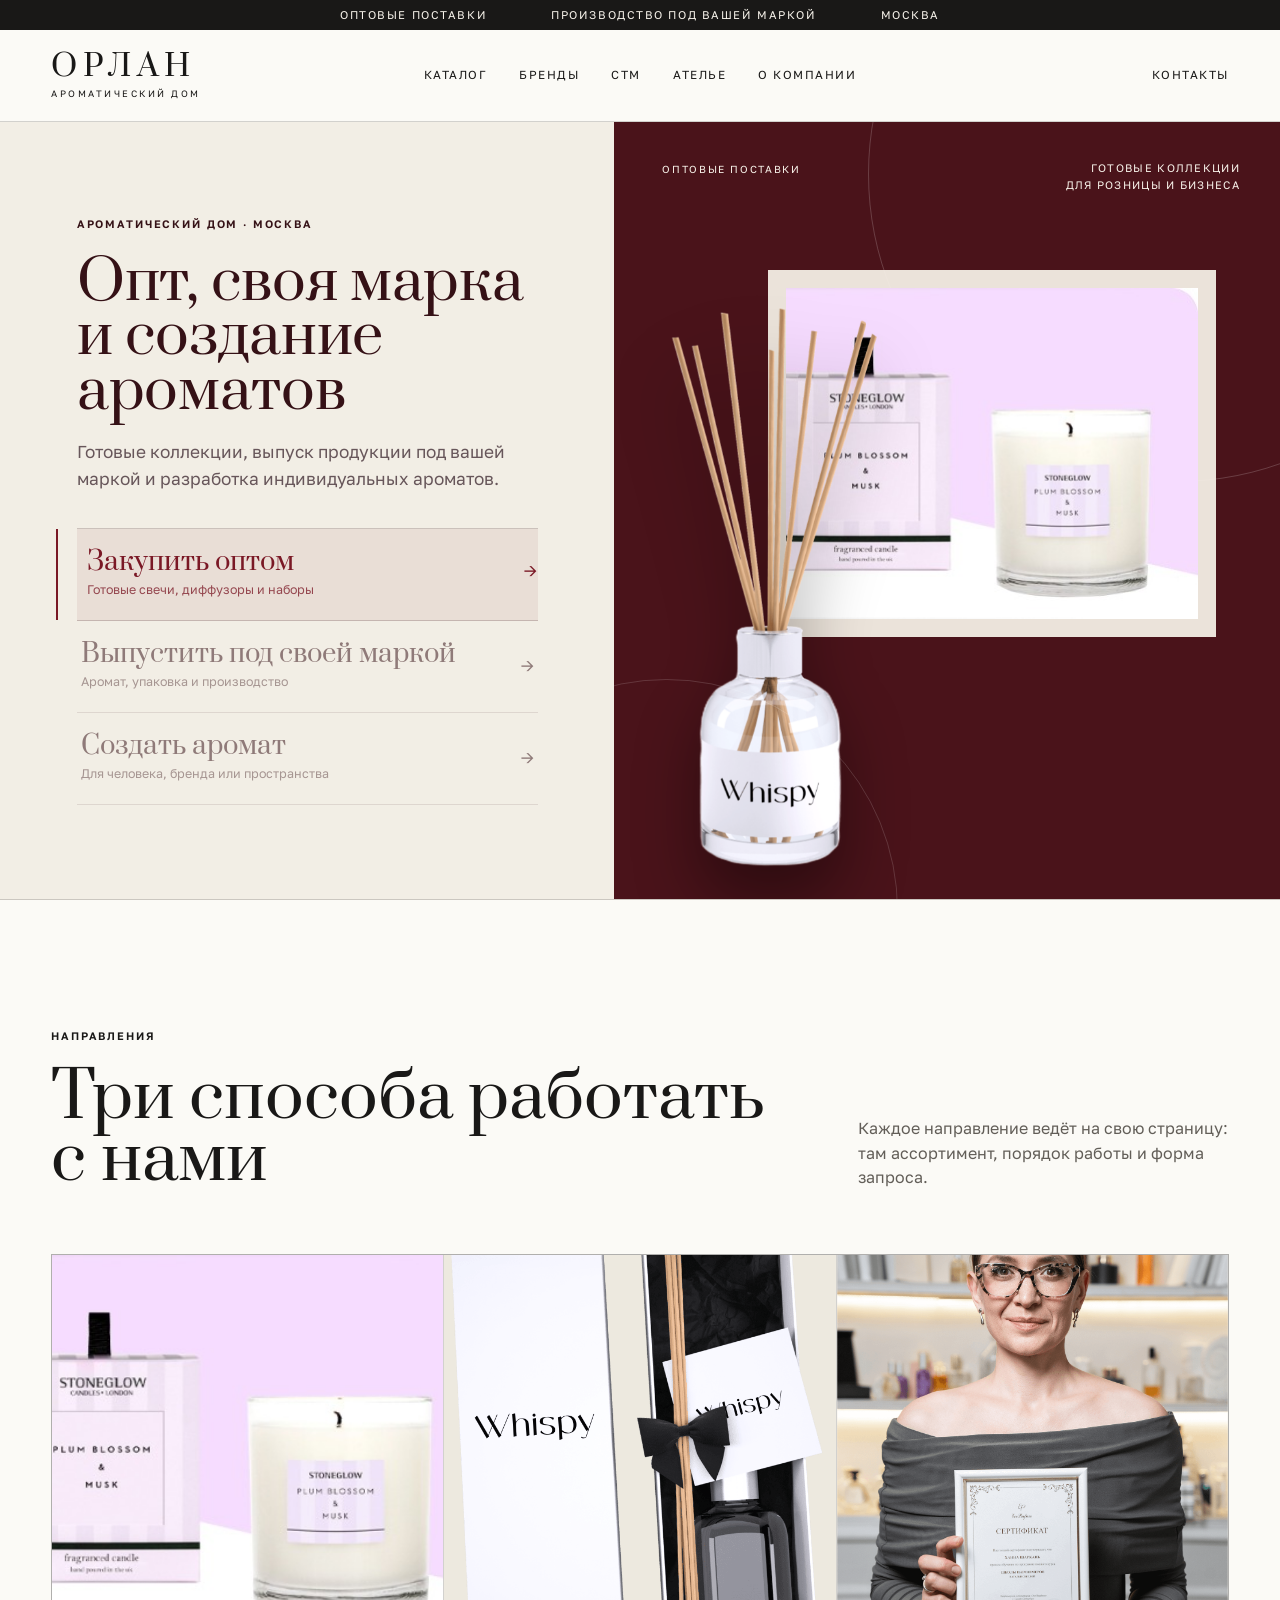
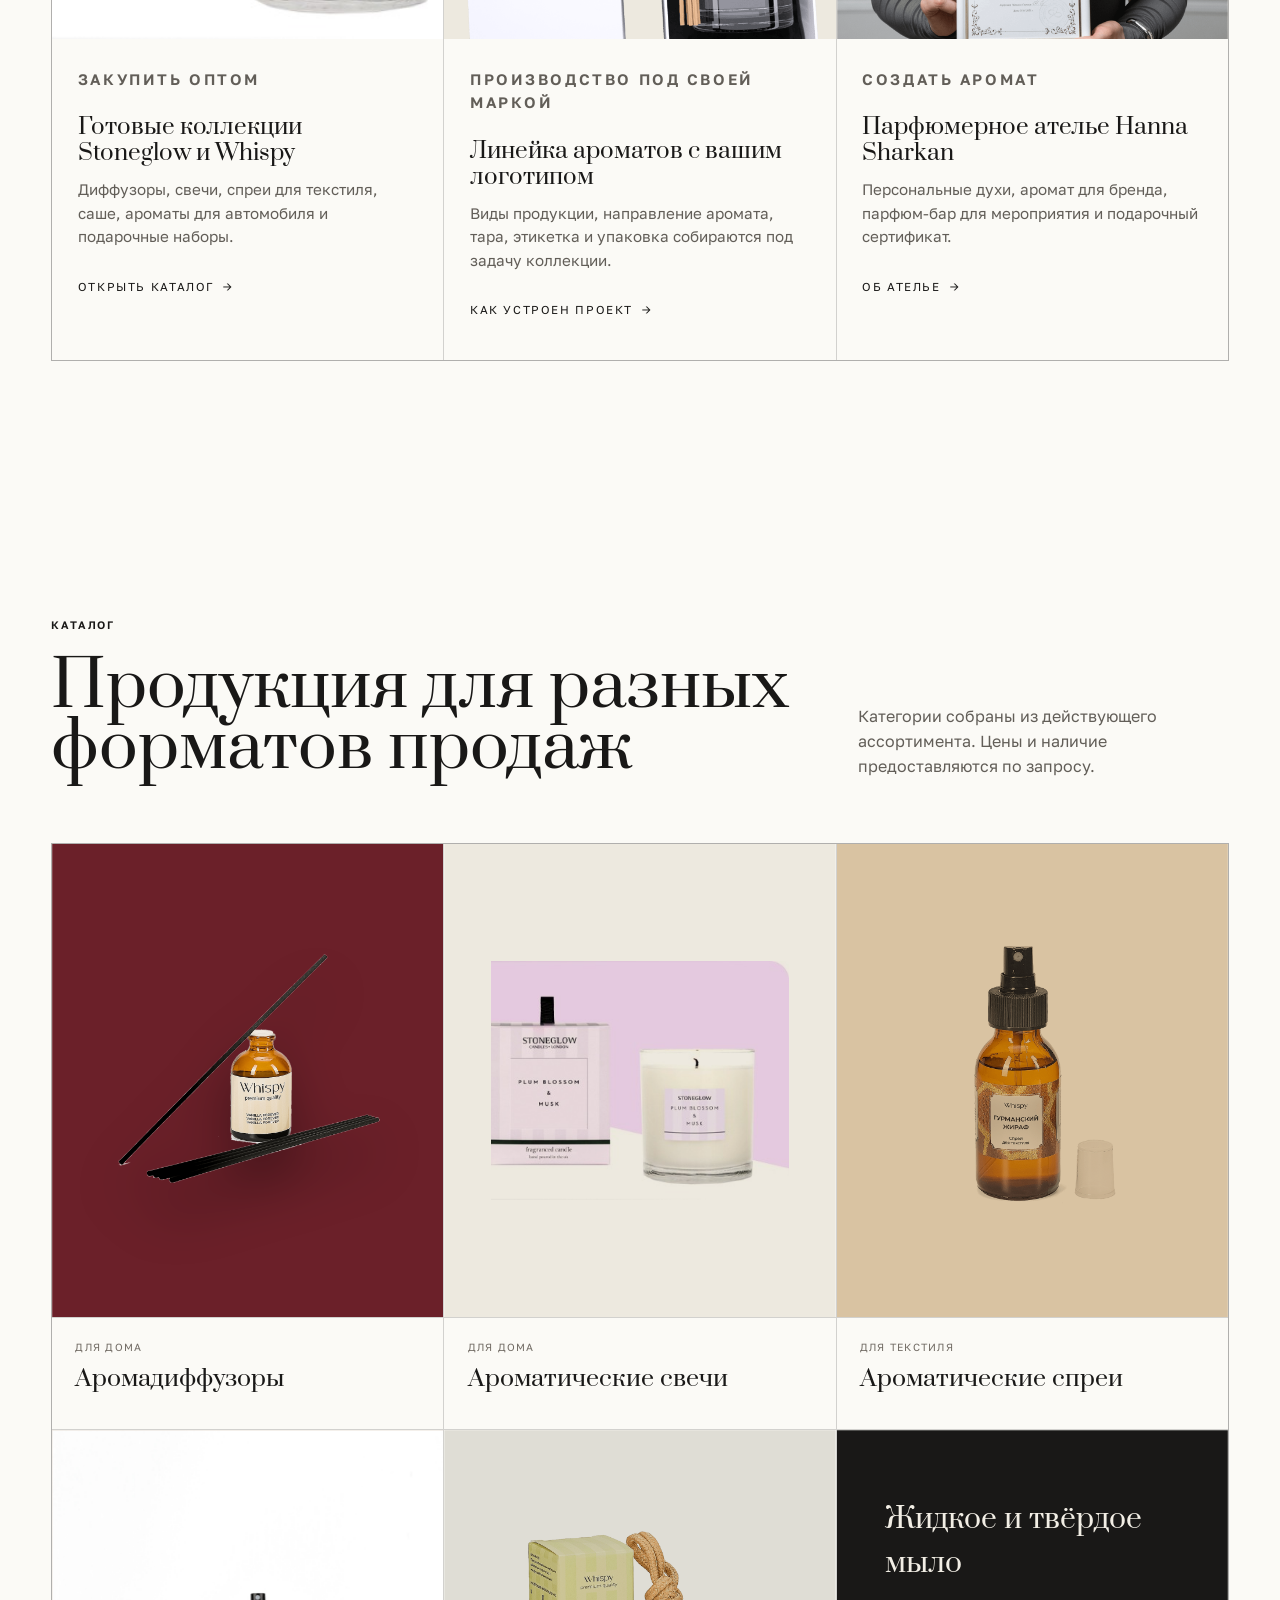
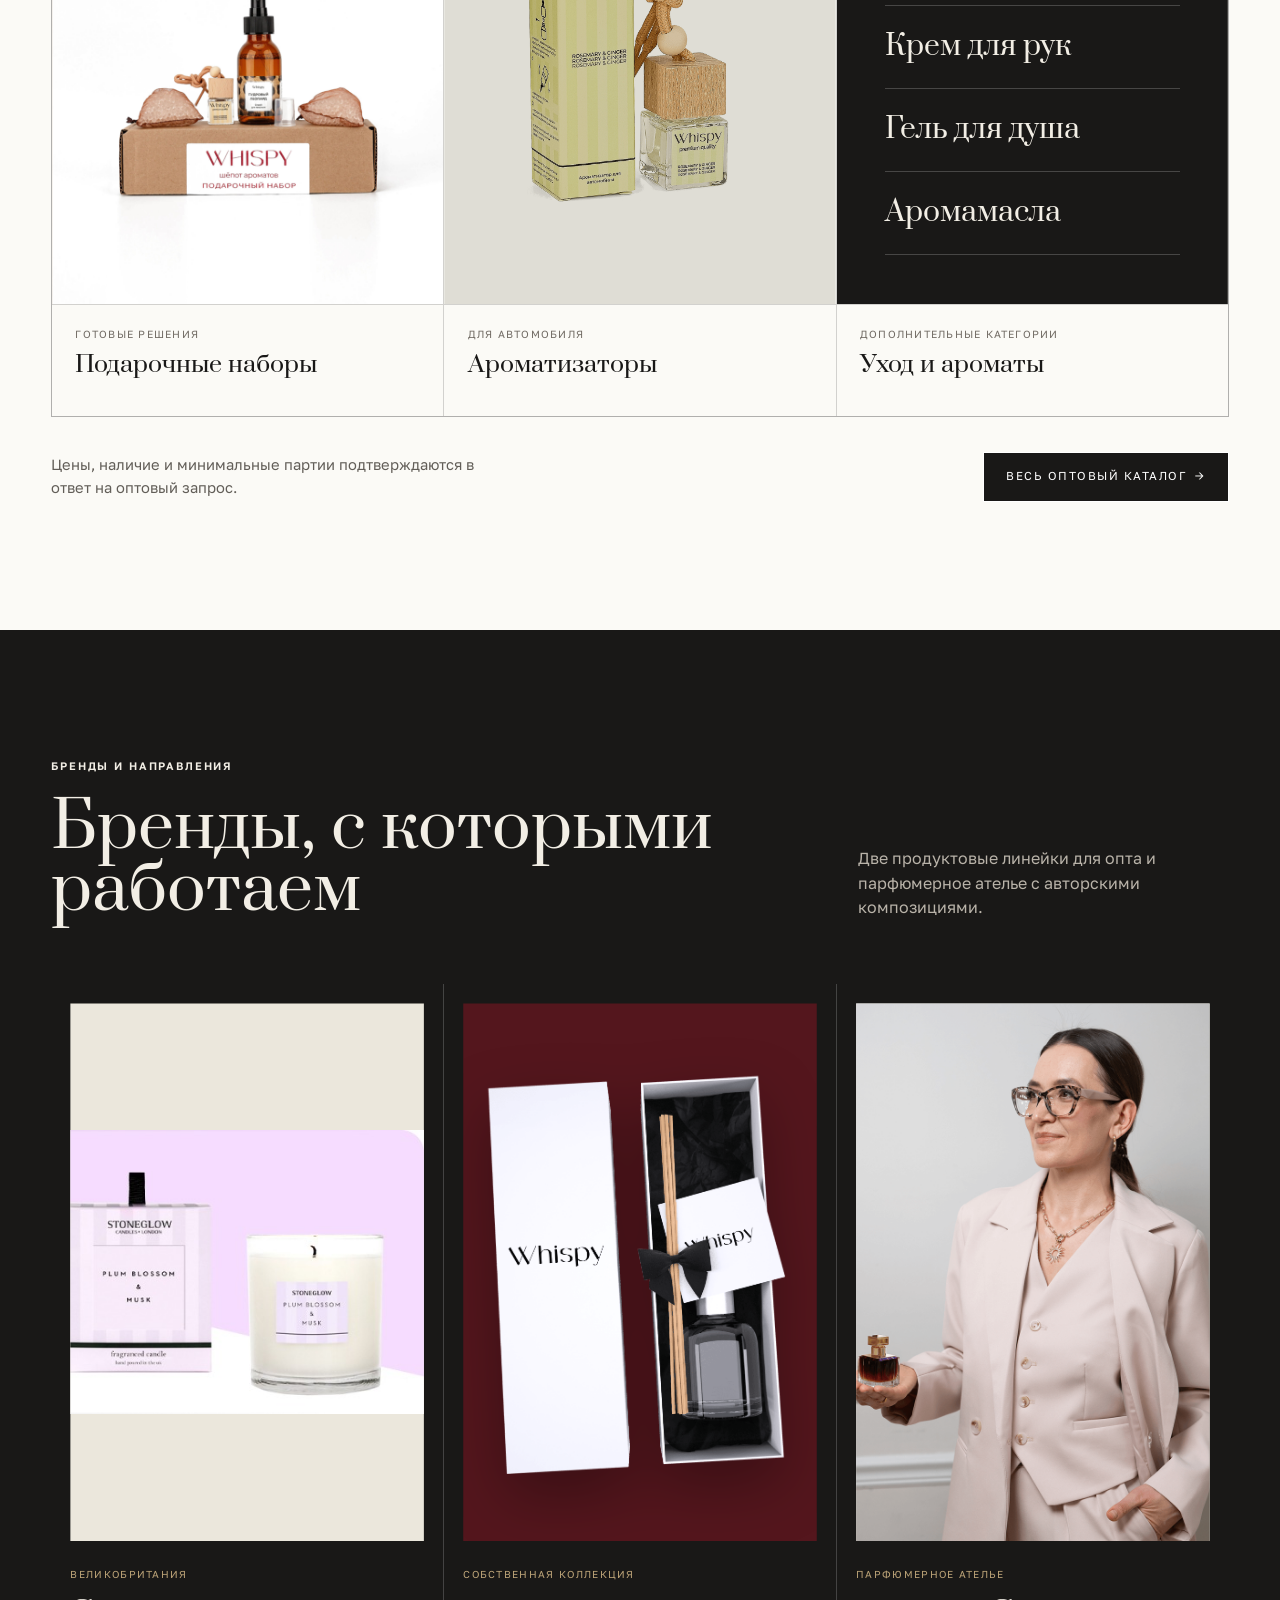
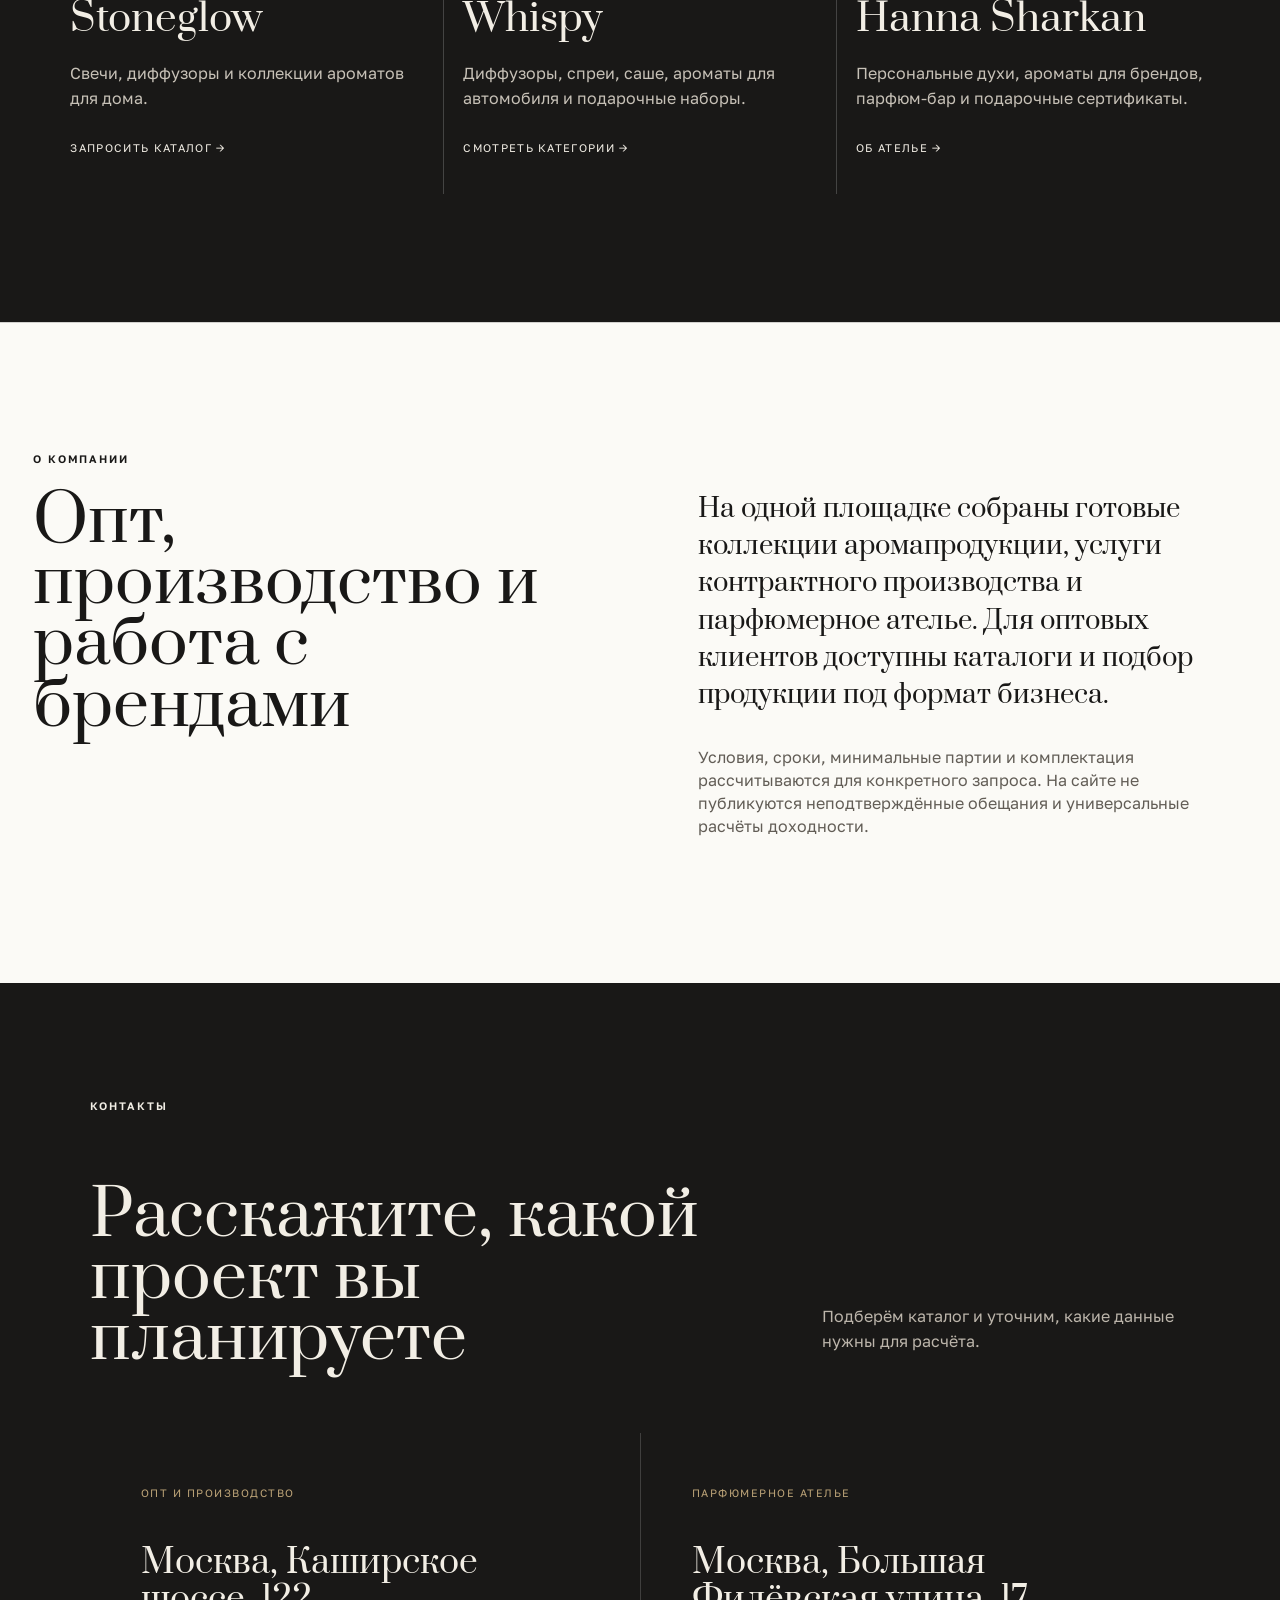
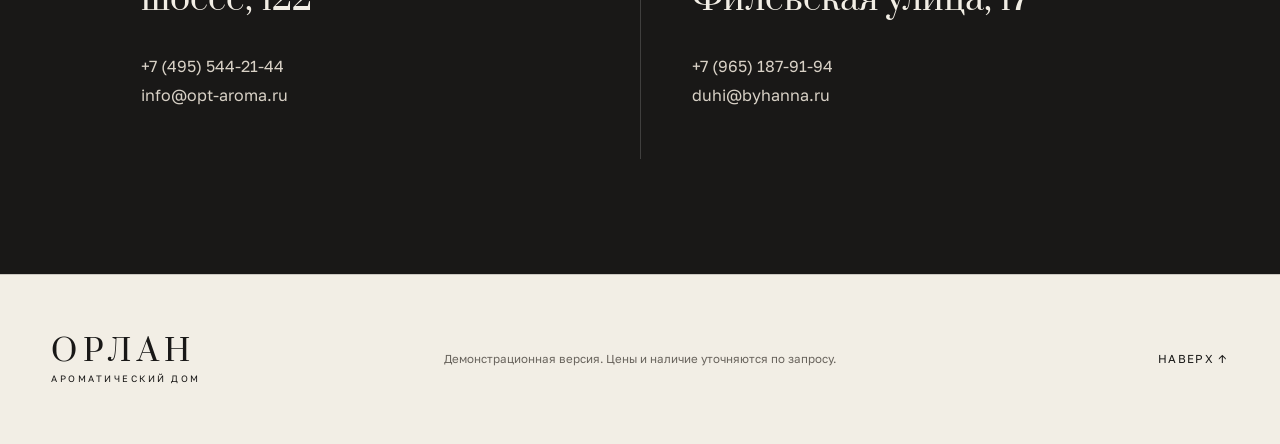
<file: index.html>
<!doctype html>
<html lang="ru">
<head>
  <meta charset="utf-8">
  <meta name="viewport" content="width=device-width, initial-scale=1">
  <title>Орлан — аромапродукция, оптовые поставки и СТМ</title>
  <meta name="description" content="Ароматические товары для дома и бизнеса: оптовые поставки, коллекции Whispy и Stoneglow, контрактное производство и парфюмерное ателье.">
  <meta name="robots" content="index,follow">
  <meta name="theme-color" content="#191817">
  <link rel="canonical" href="https://pizko.github.io/aroma/">
  <link rel="icon" type="image/svg+xml" href="data:image/svg+xml,%3Csvg xmlns='http://www.w3.org/2000/svg' viewBox='0 0 64 64'%3E%3Crect width='64' height='64' fill='%23431319'/%3E%3Cpath d='M16 13h32v38H16z' fill='none' stroke='%23f2eee5' stroke-width='2'/%3E%3Ccircle cx='32' cy='32' r='9' fill='none' stroke='%23bda478' stroke-width='2'/%3E%3C/svg%3E">
  <script>document.documentElement.classList.add('has-js');</script>
  <link rel="preconnect" href="https://fonts.googleapis.com">
  <link rel="preconnect" href="https://fonts.gstatic.com" crossorigin>
  <link rel="stylesheet" href="https://fonts.googleapis.com/css2?family=Prata&family=Golos+Text:wght@400;500;600&display=swap">
  <link rel="stylesheet" href="styles.css">
  <script type="application/ld+json">
  {
    "@context": "https://schema.org",
    "@graph": [
      {
        "@type": "Organization",
        "@id": "#organization",
        "name": "Орлан",
        "telephone": "+7-495-544-21-44",
        "email": "info@opt-aroma.ru",
        "address": {
          "@type": "PostalAddress",
          "streetAddress": "Каширское шоссе, 122",
          "addressLocality": "Москва",
          "addressCountry": "RU"
        }
      },
      {
        "@type": "Service",
        "name": "Контрактное производство аромапродукции",
        "provider": {"@id": "#organization"},
        "areaServed": "Россия",
        "serviceType": "Производство ароматической продукции под собственной торговой маркой"
      },
      {
        "@type": "ItemList",
        "name": "Категории аромапродукции",
        "itemListElement": [
          {"@type": "ListItem", "position": 1, "name": "Аромадиффузоры"},
          {"@type": "ListItem", "position": 2, "name": "Ароматические свечи"},
          {"@type": "ListItem", "position": 3, "name": "Спреи для текстиля"},
          {"@type": "ListItem", "position": 4, "name": "Аромасаше"},
          {"@type": "ListItem", "position": 5, "name": "Подарочные наборы"}
        ]
      }
    ]
  }
  </script>
</head>
<body>
  <a class="skip-link" href="#main">Перейти к содержанию</a>

  <div class="announcement">
    <span>Оптовые поставки</span>
    <span>Производство под вашей маркой</span>
    <span>Москва</span>
  </div>

  <header class="site-header" id="top">
    <a class="wordmark" href="#top" aria-label="Орлан, на главную">
      <span>ОРЛАН</span>
      <small>ароматический дом</small>
    </a>

    <button class="menu-button" type="button" aria-expanded="false" aria-controls="main-menu">
      <span></span><span></span>
      <b>Меню</b>
    </button>

    <nav class="main-nav" id="main-menu" aria-label="Основная навигация">
      <a href="wholesale.html" data-hero-nav="wholesale">Каталог</a>
      <a href="#brands">Бренды</a>
      <a href="private-label.html" data-hero-nav="private-label">СТМ</a>
      <a href="fragrance.html" data-hero-nav="fragrance">Ателье</a>
      <a href="#about">О компании</a>
    </nav>

    <a class="header-contact" href="#contacts">Контакты</a>
  </header>

  <main id="main">
    <section class="hero" data-hero-scene="wholesale" aria-labelledby="hero-title">
      <div class="hero-copy">
        <p class="eyebrow">Ароматический дом · Москва</p>
        <h1 id="hero-title">Опт, своя марка и создание ароматов</h1>
        <p class="hero-intro">Готовые коллекции, выпуск продукции под вашей маркой и разработка индивидуальных ароматов.</p>

        <nav class="direction-list" aria-label="Направления работы">
          <a class="direction-link is-active" href="wholesale.html" data-hero-target="wholesale">
            <span class="direction-copy"><strong>Закупить оптом</strong><small>Готовые свечи, диффузоры и наборы</small></span>
            <span class="direction-arrow" aria-hidden="true">→</span>
          </a>
          <a class="direction-link" href="private-label.html" data-hero-target="private-label">
            <span class="direction-copy"><strong>Выпустить под своей маркой</strong><small>Аромат, упаковка и производство</small></span>
            <span class="direction-arrow" aria-hidden="true">→</span>
          </a>
          <a class="direction-link" href="fragrance.html" data-hero-target="fragrance">
            <span class="direction-copy"><strong>Создать аромат</strong><small>Для человека, бренда или пространства</small></span>
            <span class="direction-arrow" aria-hidden="true">→</span>
          </a>
        </nav>
        <p class="direction-hint">Первое касание — показать, второе — перейти</p>
      </div>

      <div class="hero-stage" aria-hidden="true">
        <div class="stage-scene stage-wholesale is-active" data-hero-panel="wholesale">
          <p class="stage-number">Оптовые поставки</p>
          <div class="stage-card"><img src="assets/opt-hero-crop.jpg" alt="Свеча Stoneglow Plum Blossom and Musk в фирменной коробке"></div>
          <img class="stage-product stage-product-wholesale" src="assets/opt-set2.png" alt="Аромадиффузор Whispy">
          <p class="stage-caption">Готовые коллекции<br>для розницы и бизнеса</p>
        </div>

        <div class="stage-scene stage-private" data-hero-panel="private-label">
          <p class="stage-number">Собственная марка</p>
          <img class="stage-package" src="assets/opt-set3.png" alt="Подарочная упаковка Whispy с аромадиффузором">
          <img class="stage-product stage-product-private" src="assets/whispy-spray-cut.png" alt="Ароматический спрей Whispy">
          <p class="stage-caption">От выбора аромата<br>до готовой партии</p>
        </div>

        <div class="stage-scene stage-fragrance" data-hero-panel="fragrance">
          <p class="stage-number">Парфюмерное ателье</p>
          <img class="stage-perfumer" src="assets/hanna-2.png" alt="Парфюмер Ханна Шаркань с флаконом авторского аромата">
          <p class="stage-caption">Для человека, бренда<br>и пространства</p>
        </div>
      </div>
    </section>

    <section class="directions section" id="directions" aria-labelledby="directions-title">
      <div class="section-heading reveal">
        <div>
          <p class="eyebrow">Направления</p>
          <h2 id="directions-title">Три способа работать с нами</h2>
        </div>
        <p>Каждое направление ведёт на свою страницу: там ассортимент, порядок работы и форма запроса.</p>
      </div>

      <div class="direction-blocks">
        <article class="direction-block reveal">
          <a href="wholesale.html">
            <div class="direction-block-media"><img src="assets/opt-hero-crop.jpg" alt="Свеча Stoneglow Plum Blossom and Musk в фирменной коробке"></div>
            <p class="eyebrow">Закупить оптом</p>
            <h3>Готовые коллекции Stoneglow и Whispy</h3>
            <p>Диффузоры, свечи, спреи для текстиля, саше, ароматы для автомобиля и подарочные наборы.</p>
            <span class="direction-block-cta">Открыть каталог <b aria-hidden="true">&#8594;</b></span>
          </a>
        </article>

        <article class="direction-block reveal">
          <a href="private-label.html">
            <div class="direction-block-media"><img src="assets/opt-set3.png" alt="Подарочная упаковка Whispy с аромадиффузором"></div>
            <p class="eyebrow">Производство под своей маркой</p>
            <h3>Линейка ароматов с вашим логотипом</h3>
            <p>Виды продукции, направление аромата, тара, этикетка и упаковка собираются под задачу коллекции.</p>
            <span class="direction-block-cta">Как устроен проект <b aria-hidden="true">&#8594;</b></span>
          </a>
        </article>

        <article class="direction-block reveal">
          <a href="fragrance.html">
            <div class="direction-block-media"><img src="assets/hanna-1.png" alt="Ханна Шаркань в парфюмерном ателье"></div>
            <p class="eyebrow">Создать аромат</p>
            <h3>Парфюмерное ателье Hanna Sharkan</h3>
            <p>Персональные духи, аромат для бренда, парфюм-бар для мероприятия и подарочный сертификат.</p>
            <span class="direction-block-cta">Об ателье <b aria-hidden="true">&#8594;</b></span>
          </a>
        </article>
      </div>
    </section>

    <section class="catalog section" id="catalog" aria-labelledby="catalog-title">
      <div class="section-heading reveal">
        <div>
          <p class="eyebrow">Каталог</p>
          <h2 id="catalog-title">Продукция для разных форматов продаж</h2>
        </div>
        <p>Категории собраны из действующего ассортимента. Цены и наличие предоставляются по запросу.</p>
      </div>

      <div class="product-grid">
        <article class="product-card product-card-featured reveal" data-category="home">
          <div class="product-visual burgundy">
            <img src="assets/whispy-diffuser-cut.png" alt="Диффузор Whispy с палочками">
          </div>
          <div class="product-meta">
            <div><p>Для дома</p><h3>Аромадиффузоры</h3></div>
          </div>
        </article>

        <article class="product-card reveal" data-category="home">
          <div class="product-visual ivory">
            <img src="assets/opt-hero-crop.jpg" alt="Ароматическая свеча Stoneglow в фирменной коробке">
          </div>
          <div class="product-meta">
            <div><p>Для дома</p><h3>Ароматические свечи</h3></div>
          </div>
        </article>

        <article class="product-card reveal" data-category="home care">
          <div class="product-visual amber">
            <img src="assets/whispy-spray-cut.png" alt="Спрей Whispy для текстиля">
          </div>
          <div class="product-meta">
            <div><p>Для текстиля</p><h3>Ароматические спреи</h3></div>
          </div>
        </article>

        <article class="product-card reveal" data-category="gift">
          <div class="product-visual sand">
            <img src="assets/whispy-card-1.jpg" alt="Подарочная подборка продукции Whispy">
          </div>
          <div class="product-meta">
            <div><p>Готовые решения</p><h3>Подарочные наборы</h3></div>
          </div>
        </article>

        <article class="product-card reveal" data-category="gift home">
          <div class="product-visual smoke">
            <img src="assets/whispy-auto-cut.png" alt="Автомобильный ароматизатор Whispy">
          </div>
          <div class="product-meta">
            <div><p>Для автомобиля</p><h3>Ароматизаторы</h3></div>
          </div>
        </article>

        <article class="product-card product-card-text reveal" data-category="care">
          <div class="product-visual list-visual">
            <p>Жидкое и твёрдое мыло</p>
            <p>Крем для рук</p>
            <p>Гель для душа</p>
            <p>Аромамасла</p>
          </div>
          <div class="product-meta">
            <div><p>Дополнительные категории</p><h3>Уход и ароматы</h3></div>
          </div>
        </article>
      </div>

      <div class="catalog-cta reveal">
        <p>Цены, наличие и минимальные партии подтверждаются в ответ на оптовый запрос.</p>
        <a class="button button-dark" href="wholesale.html">Весь оптовый каталог <span aria-hidden="true">&#8594;</span></a>
      </div>
    </section>

    <section class="brands section" id="brands" aria-labelledby="brands-title">
      <div class="section-heading section-heading-light reveal">
        <div>
          <p class="eyebrow">Бренды и направления</p>
          <h2 id="brands-title">Бренды, с которыми работаем</h2>
        </div>
        <p>Две продуктовые линейки для опта и парфюмерное ателье с авторскими композициями.</p>
      </div>

      <div class="brand-grid">
        <article class="brand-card brand-stoneglow reveal">
          <div class="brand-image"><img src="assets/opt-hero-crop.jpg" alt="Свеча Stoneglow Plum Blossom and Musk"></div>
          <p class="brand-index">Великобритания</p>
          <h3>Stoneglow</h3>
          <p>Свечи, диффузоры и коллекции ароматов для дома.</p>
          <a href="wholesale.html">Запросить каталог <span aria-hidden="true">→</span></a>
        </article>

        <article class="brand-card brand-whispy reveal">
          <div class="brand-image"><img src="assets/opt-set3.png" alt="Подарочный набор Whispy"></div>
          <p class="brand-index">Собственная коллекция</p>
          <h3>Whispy</h3>
          <p>Диффузоры, спреи, саше, ароматы для автомобиля и подарочные наборы.</p>
          <a href="wholesale.html">Смотреть категории <span aria-hidden="true">→</span></a>
        </article>

        <article class="brand-card brand-hanna reveal">
          <div class="brand-image"><img src="assets/hanna-2.png" alt="Парфюмер Ханна Шаркань с флаконом духов"></div>
          <p class="brand-index">Парфюмерное ателье</p>
          <h3>Hanna Sharkan</h3>
          <p>Персональные духи, ароматы для брендов, парфюм-бар и подарочные сертификаты.</p>
          <a href="fragrance.html">Об ателье <span aria-hidden="true">→</span></a>
        </article>
      </div>
    </section>

    <section class="about section" id="about" aria-labelledby="about-title">
      <div class="about-title reveal reveal-left">
        <p class="eyebrow">О компании</p>
        <h2 id="about-title">Опт, производство и работа с брендами</h2>
      </div>
      <div class="about-copy reveal">
        <p>На одной площадке собраны готовые коллекции аромапродукции, услуги контрактного производства и парфюмерное ателье. Для оптовых клиентов доступны каталоги и подбор продукции под формат бизнеса.</p>
        <p>Условия, сроки, минимальные партии и комплектация рассчитываются для конкретного запроса. На сайте не публикуются неподтверждённые обещания и универсальные расчёты доходности.</p>
      </div>
    </section>

    <section class="contacts" id="contacts" aria-labelledby="contacts-title">
      <div class="contacts-heading reveal">
        <p class="eyebrow">Контакты</p>
        <h2 id="contacts-title">Расскажите, какой проект вы планируете</h2>
        <p>Подберём каталог и уточним, какие данные нужны для расчёта.</p>
      </div>
      <div class="contact-grid">
        <article class="reveal">
          <p>Опт и производство</p>
          <address>Москва, Каширское шоссе, 122</address>
          <a href="tel:+74955442144">+7 (495) 544-21-44</a>
          <a href="mailto:info@opt-aroma.ru">info@opt-aroma.ru</a>
        </article>
        <article class="reveal">
          <p>Парфюмерное ателье</p>
          <address>Москва, Большая Филёвская улица, 17</address>
          <a href="tel:+79651879194">+7 (965) 187-91-94</a>
          <a href="mailto:duhi@byhanna.ru">duhi@byhanna.ru</a>
        </article>
      </div>
    </section>
  </main>

  <footer class="site-footer">
    <a class="wordmark wordmark-footer" href="#top"><span>ОРЛАН</span><small>ароматический дом</small></a>
    <p>Демонстрационная версия. Цены и наличие уточняются по запросу.</p>
    <a href="#top">Наверх ↑</a>
  </footer>

  <script src="app.js"></script>
</body>
</html>
</file>
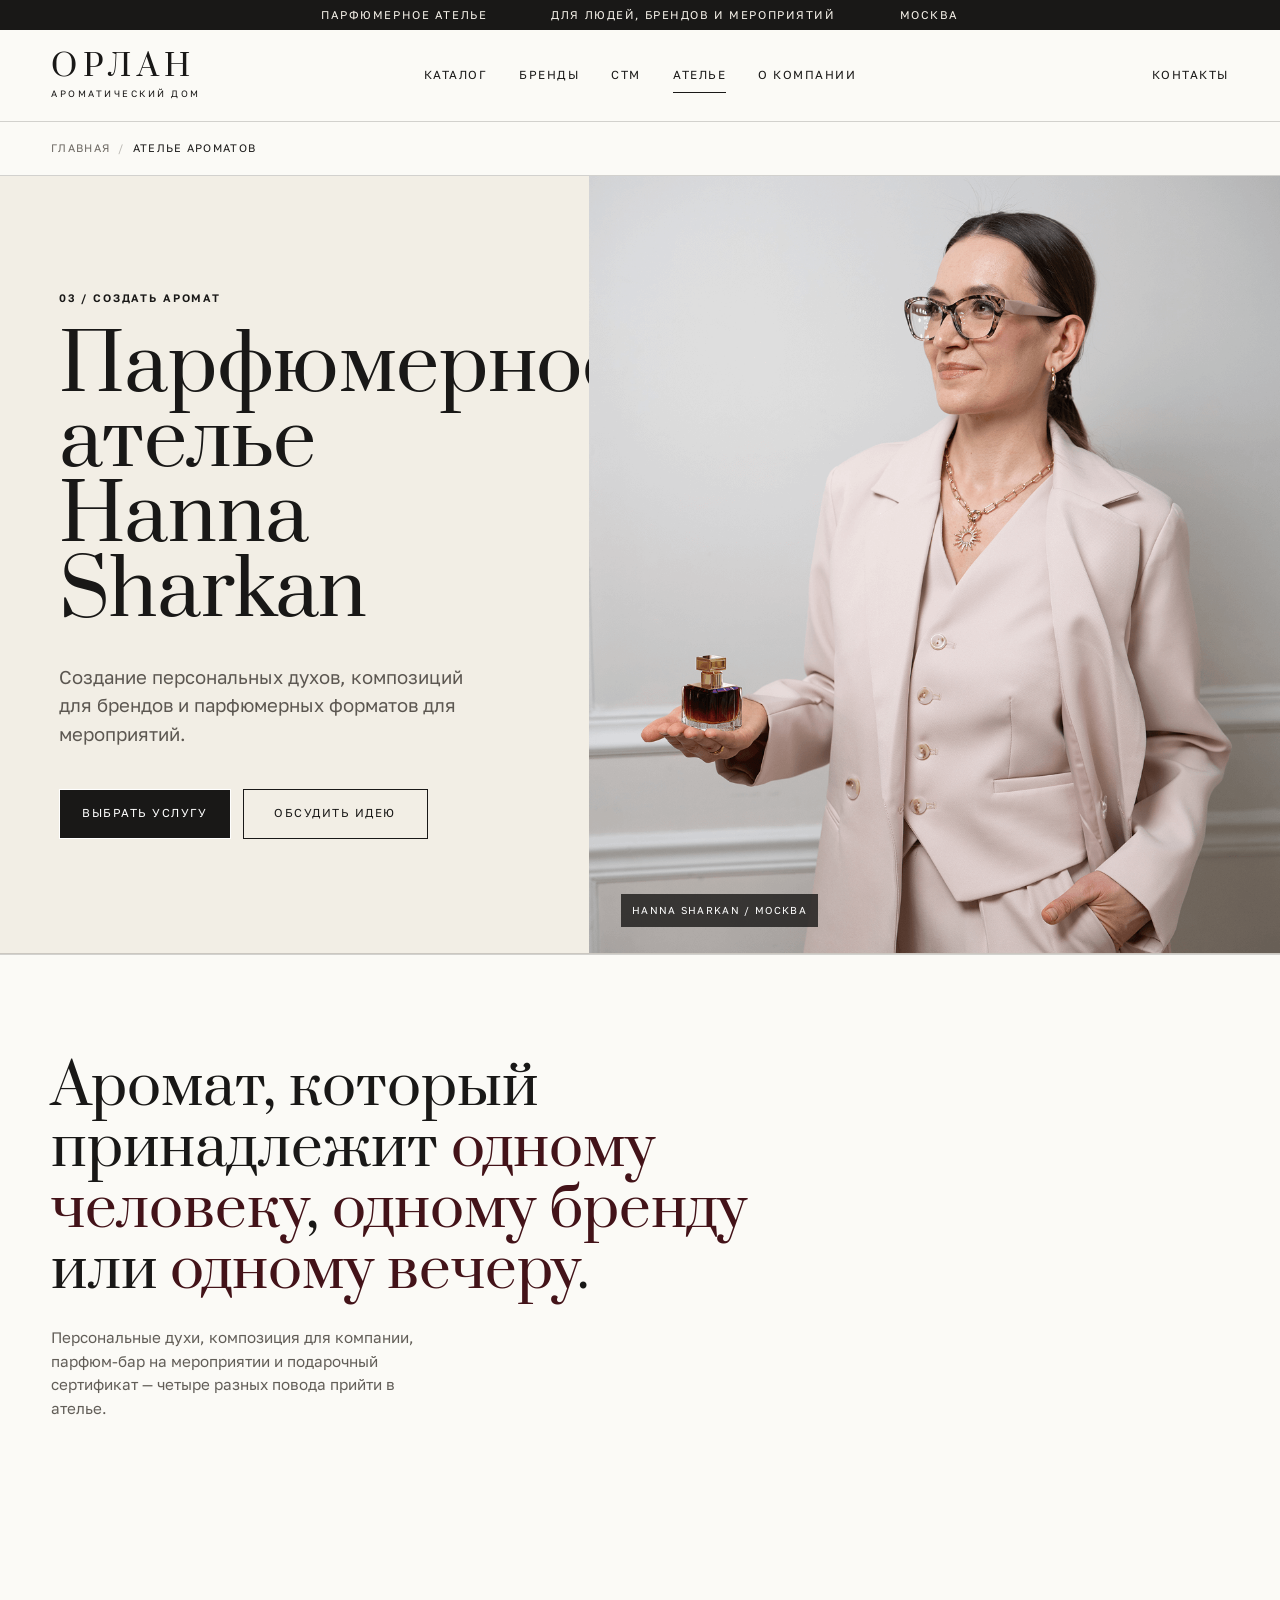
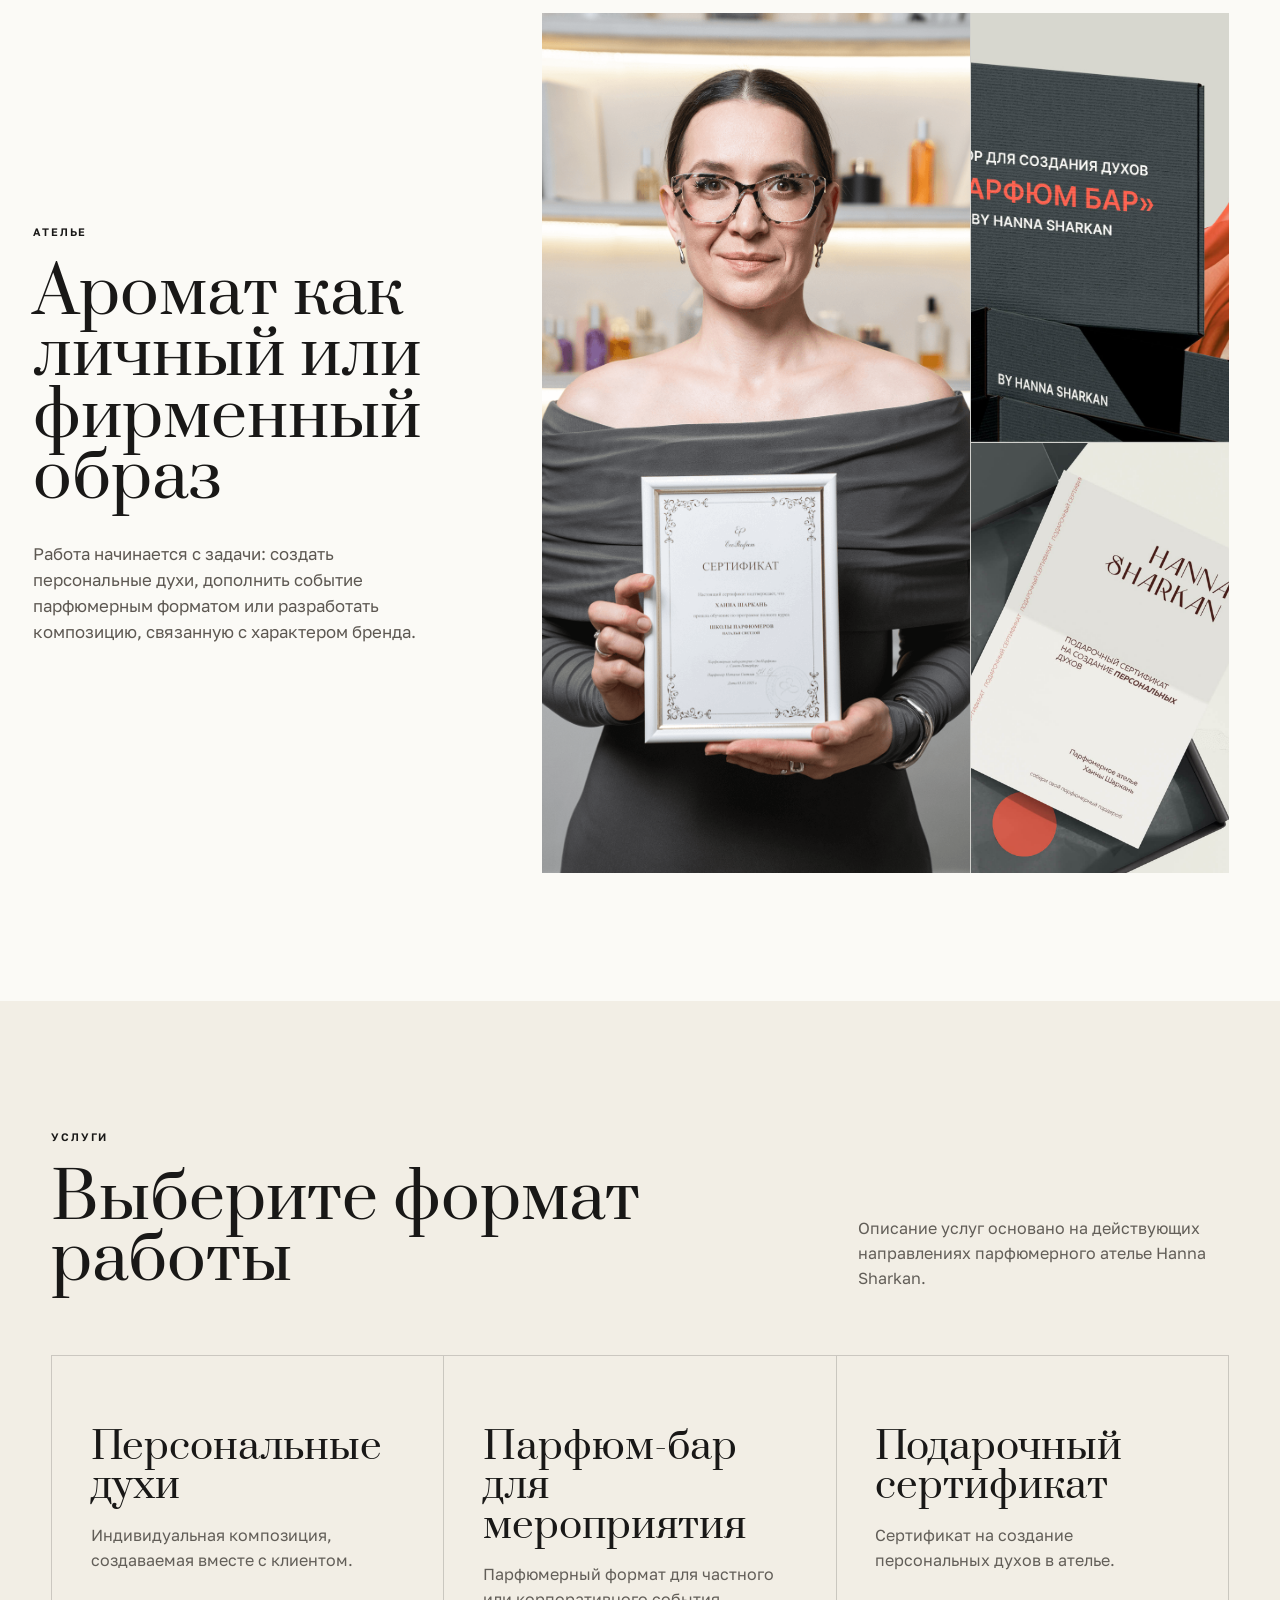
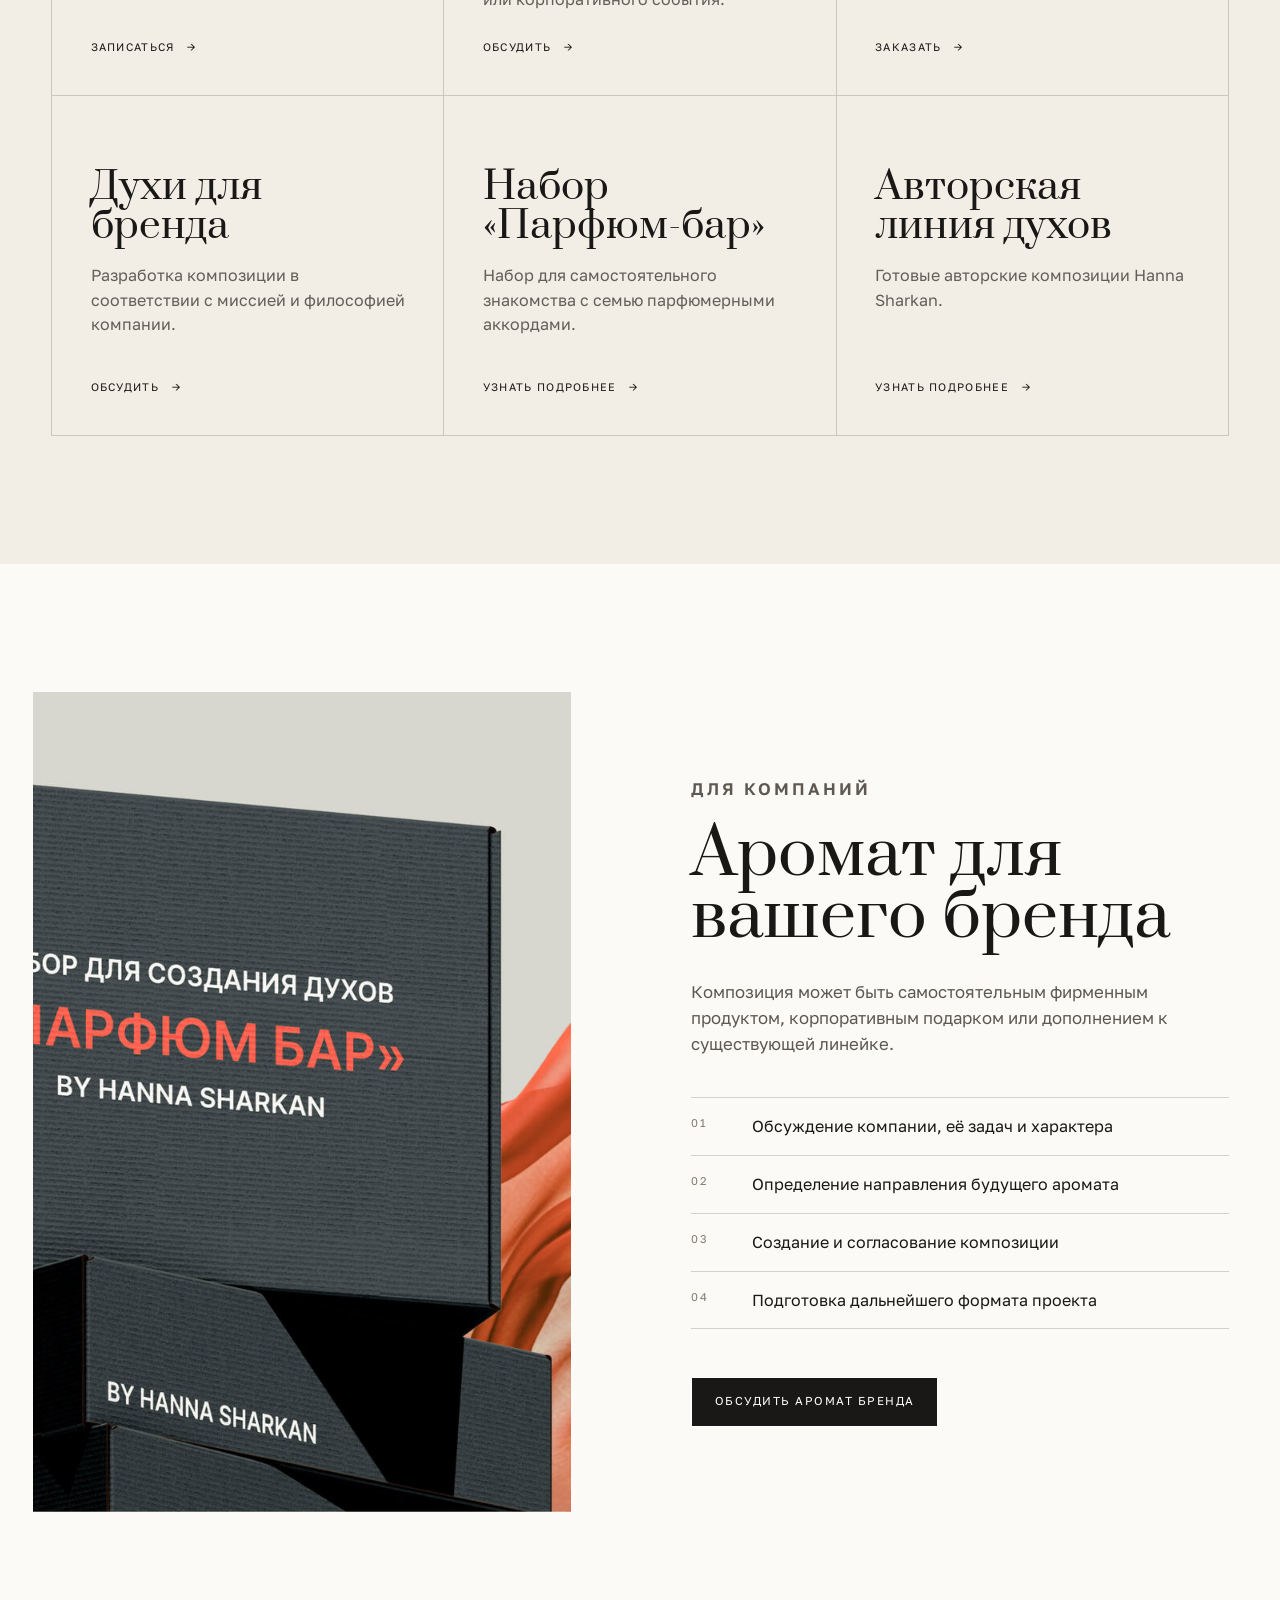
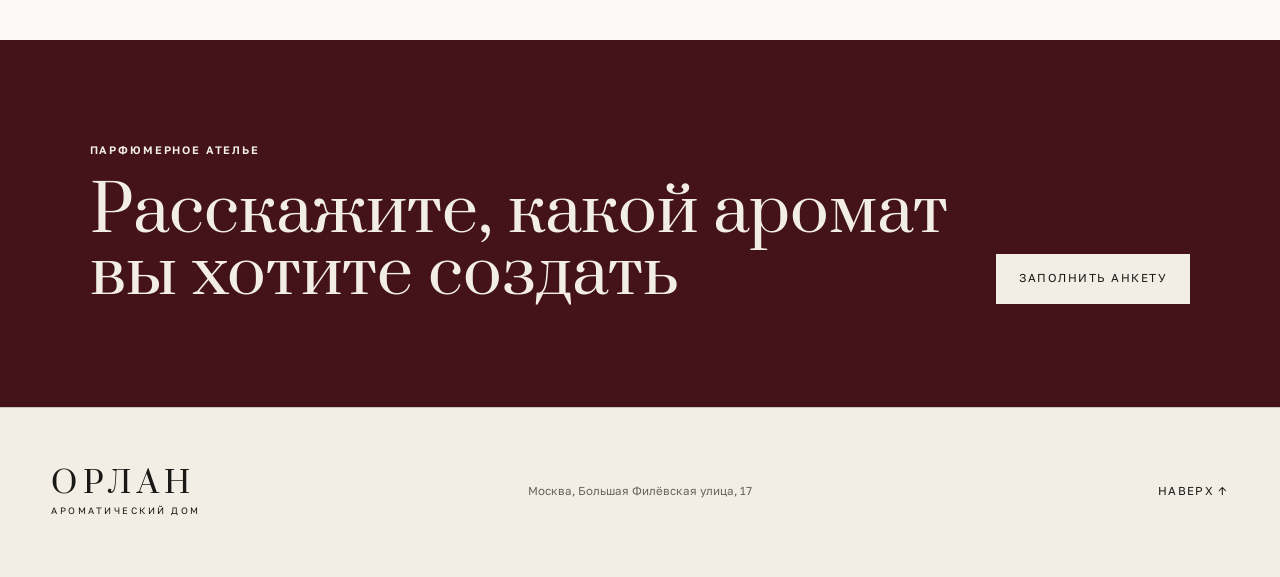
<file: fragrance.html>
<!doctype html>
<html lang="ru">
<head>
  <meta charset="utf-8">
  <meta name="viewport" content="width=device-width, initial-scale=1">
  <title>Создание персональных духов и аромата для бренда | Hanna Sharkan</title>
  <meta name="description" content="Парфюмерное ателье Hanna Sharkan: персональные духи, аромат для бренда, парфюм-бар, подарочный сертификат и набор для создания духов.">
  <meta name="theme-color" content="#191817">
  <meta name="robots" content="index,follow">
  <link rel="canonical" href="https://pizko.github.io/aroma/fragrance.html">
  <link rel="icon" type="image/svg+xml" href="data:image/svg+xml,%3Csvg xmlns='http://www.w3.org/2000/svg' viewBox='0 0 64 64'%3E%3Crect width='64' height='64' fill='%23431319'/%3E%3Cpath d='M16 13h32v38H16z' fill='none' stroke='%23f2eee5' stroke-width='2'/%3E%3Ccircle cx='32' cy='32' r='9' fill='none' stroke='%23bda478' stroke-width='2'/%3E%3C/svg%3E">
  <script>document.documentElement.classList.add('has-js');</script>
  <link rel="preconnect" href="https://fonts.googleapis.com">
  <link rel="preconnect" href="https://fonts.gstatic.com" crossorigin>
  <link rel="stylesheet" href="https://fonts.googleapis.com/css2?family=Prata&family=Golos+Text:wght@400;500;600&display=swap">
  <link rel="stylesheet" href="styles.css">
  <script type="application/ld+json">
  {
    "@context":"https://schema.org",
    "@type":"Service",
    "name":"Создание индивидуальных ароматов",
    "url":"https://pizko.github.io/aroma/fragrance.html",
    "serviceType":"Персональные духи и ароматы для брендов",
    "provider":{"@type":"Organization","name":"Парфюмерное ателье Hanna Sharkan","telephone":"+7-965-187-91-94","email":"duhi@byhanna.ru","address":{"@type":"PostalAddress","streetAddress":"Большая Филёвская улица, 17","addressLocality":"Москва","addressCountry":"RU"}},
    "areaServed":"Москва"
  }
  </script>
  <script type="application/ld+json">
  {
    "@context": "https://schema.org",
    "@type": "BreadcrumbList",
    "itemListElement": [
      {
        "@type": "ListItem",
        "position": 1,
        "name": "Главная",
        "item": "https://pizko.github.io/aroma/"
      },
      {
        "@type": "ListItem",
        "position": 2,
        "name": "Ателье ароматов",
        "item": "https://pizko.github.io/aroma/fragrance.html"
      }
    ]
  }
  </script>
</head>
<body class="inner-page" data-inquiry-recipient="duhi@byhanna.ru">
  <a class="skip-link" href="#main">Перейти к содержанию</a>
  <div class="announcement"><span>Парфюмерное ателье</span><span>Для людей, брендов и мероприятий</span><span>Москва</span></div>

  <header class="site-header" id="top">
    <a class="wordmark" href="index.html" aria-label="Орлан, на главную"><span>ОРЛАН</span><small>ароматический дом</small></a>
    <button class="menu-button" type="button" aria-expanded="false" aria-controls="main-menu"><span></span><span></span><b>Меню</b></button>
    <nav class="main-nav" id="main-menu" aria-label="Основная навигация"><a href="wholesale.html">Каталог</a><a href="index.html#brands">Бренды</a><a href="private-label.html">СТМ</a><a href="fragrance.html" aria-current="page">Ателье</a><a href="index.html#about">О компании</a></nav>
    <a class="header-contact" href="#request">Контакты</a>
  </header>

  <nav class="crumbs" aria-label="Хлебные крошки">
    <a href="index.html">Главная</a>
    <i aria-hidden="true">/</i>
    <span aria-current="page">Ателье ароматов</span>
  </nav>

  <main id="main">
    <section class="page-hero fragrance-page-hero" aria-labelledby="page-title">
      <div class="page-hero-copy reveal reveal-left">
        <p class="eyebrow">03 / Создать аромат</p>
        <h1 id="page-title">Парфюмерное ателье Hanna Sharkan</h1>
        <p class="page-lead">Создание персональных духов, композиций для брендов и парфюмерных форматов для мероприятий.</p>
        <div class="page-actions"><a class="button button-dark" href="#services">Выбрать услугу</a><button class="button button-plain" type="button" data-open-inquiry data-interest="Консультация парфюмерного ателье">Обсудить идею</button></div>
      </div>
      <div class="page-hero-media page-hero-media-fragrance reveal">
        <figure class="page-photo page-photo-portrait"><img src="assets/hanna-2.png" alt="Парфюмер Ханна Шаркань с флаконом авторского аромата"></figure>
        <span>Hanna Sharkan / Москва</span>
      </div>
    </section>

    <section class="atelier-lede" aria-label="О работе ателье">
      <p class="reveal">Аромат, который принадлежит <em>одному человеку</em>, <em>одному бренду</em> или <em>одному вечеру</em>.</p>
      <footer class="reveal">Персональные духи, композиция для компании, парфюм-бар на мероприятии и подарочный сертификат — четыре разных повода прийти в ателье.</footer>
    </section>

    <section class="fragrance-story section" aria-labelledby="story-title">
      <div class="fragrance-story-copy reveal reveal-left"><p class="eyebrow">Ателье</p><h2 id="story-title">Аромат как личный или фирменный образ</h2><p>Работа начинается с задачи: создать персональные духи, дополнить событие парфюмерным форматом или разработать композицию, связанную с характером бренда.</p></div>
      <div class="fragrance-collage reveal">
        <figure class="collage-main"><img src="assets/hanna-1.png" alt="Работа в парфюмерном ателье Hanna Sharkan"></figure>
        <figure><img src="assets/hanna-3.jpg" alt="Набор для создания духов Парфюм-бар"></figure>
        <figure><img src="assets/hanna-4.jpg" alt="Подарочный сертификат парфюмерного ателье"></figure>
      </div>
    </section>

    <section class="section service-section" id="services" aria-labelledby="services-title">
      <div class="section-heading reveal"><div><p class="eyebrow">Услуги</p><h2 id="services-title">Выберите формат работы</h2></div><p>Описание услуг основано на действующих направлениях парфюмерного ателье Hanna Sharkan.</p></div>
      <div class="service-grid">
        <article class="service-card reveal"><h3>Персональные духи</h3><p>Индивидуальная композиция, создаваемая вместе с клиентом.</p><button type="button" data-open-inquiry data-interest="Создание персональных духов">Записаться <b>→</b></button></article>
        <article class="service-card reveal"><h3>Парфюм-бар для мероприятия</h3><p>Парфюмерный формат для частного или корпоративного события.</p><button type="button" data-open-inquiry data-interest="Парфюм-бар для мероприятия">Обсудить <b>→</b></button></article>
        <article class="service-card reveal"><h3>Подарочный сертификат</h3><p>Сертификат на создание персональных духов в ателье.</p><button type="button" data-open-inquiry data-interest="Подарочный сертификат на создание духов">Заказать <b>→</b></button></article>
        <article class="service-card reveal"><h3>Духи для бренда</h3><p>Разработка композиции в соответствии с миссией и философией компании.</p><button type="button" data-open-inquiry data-interest="Разработка духов для бренда">Обсудить <b>→</b></button></article>
        <article class="service-card reveal"><h3>Набор «Парфюм-бар»</h3><p>Набор для самостоятельного знакомства с семью парфюмерными аккордами.</p><button type="button" data-open-inquiry data-interest="Набор Парфюм-бар">Узнать подробнее <b>→</b></button></article>
        <article class="service-card reveal"><h3>Авторская линия духов</h3><p>Готовые авторские композиции Hanna Sharkan.</p><button type="button" data-open-inquiry data-interest="Авторская линия духов Hanna Sharkan">Узнать подробнее <b>→</b></button></article>
      </div>
    </section>

    <section class="brand-fragrance section" aria-labelledby="brand-title">
      <div class="brand-fragrance-media reveal reveal-left"><img src="assets/hanna-3.jpg" alt="Парфюмерные материалы для создания композиции"></div>
      <div class="brand-fragrance-copy reveal"><p class="eyebrow">Для компаний</p><h2 id="brand-title">Аромат для вашего бренда</h2><p>Композиция может быть самостоятельным фирменным продуктом, корпоративным подарком или дополнением к существующей линейке.</p><ol><li><span>01</span>Обсуждение компании, её задач и характера</li><li><span>02</span>Определение направления будущего аромата</li><li><span>03</span>Создание и согласование композиции</li><li><span>04</span>Подготовка дальнейшего формата проекта</li></ol><button class="button button-dark" type="button" data-open-inquiry data-interest="Аромат для бренда">Обсудить аромат бренда</button></div>
    </section>

    <section class="request-band" id="request" aria-labelledby="request-title">
      <div><p class="eyebrow">Парфюмерное ателье</p><h2 id="request-title">Расскажите, какой аромат вы хотите создать</h2></div>
      <button class="button button-light" type="button" data-open-inquiry data-interest="Создание аромата">Заполнить анкету</button>
    </section>
  </main>

  <footer class="site-footer"><a class="wordmark wordmark-footer" href="index.html"><span>ОРЛАН</span><small>ароматический дом</small></a><p>Москва, Большая Филёвская улица, 17</p><a href="#top">Наверх ↑</a></footer>
  <script src="app.js"></script>
</body>
</html>
</file>
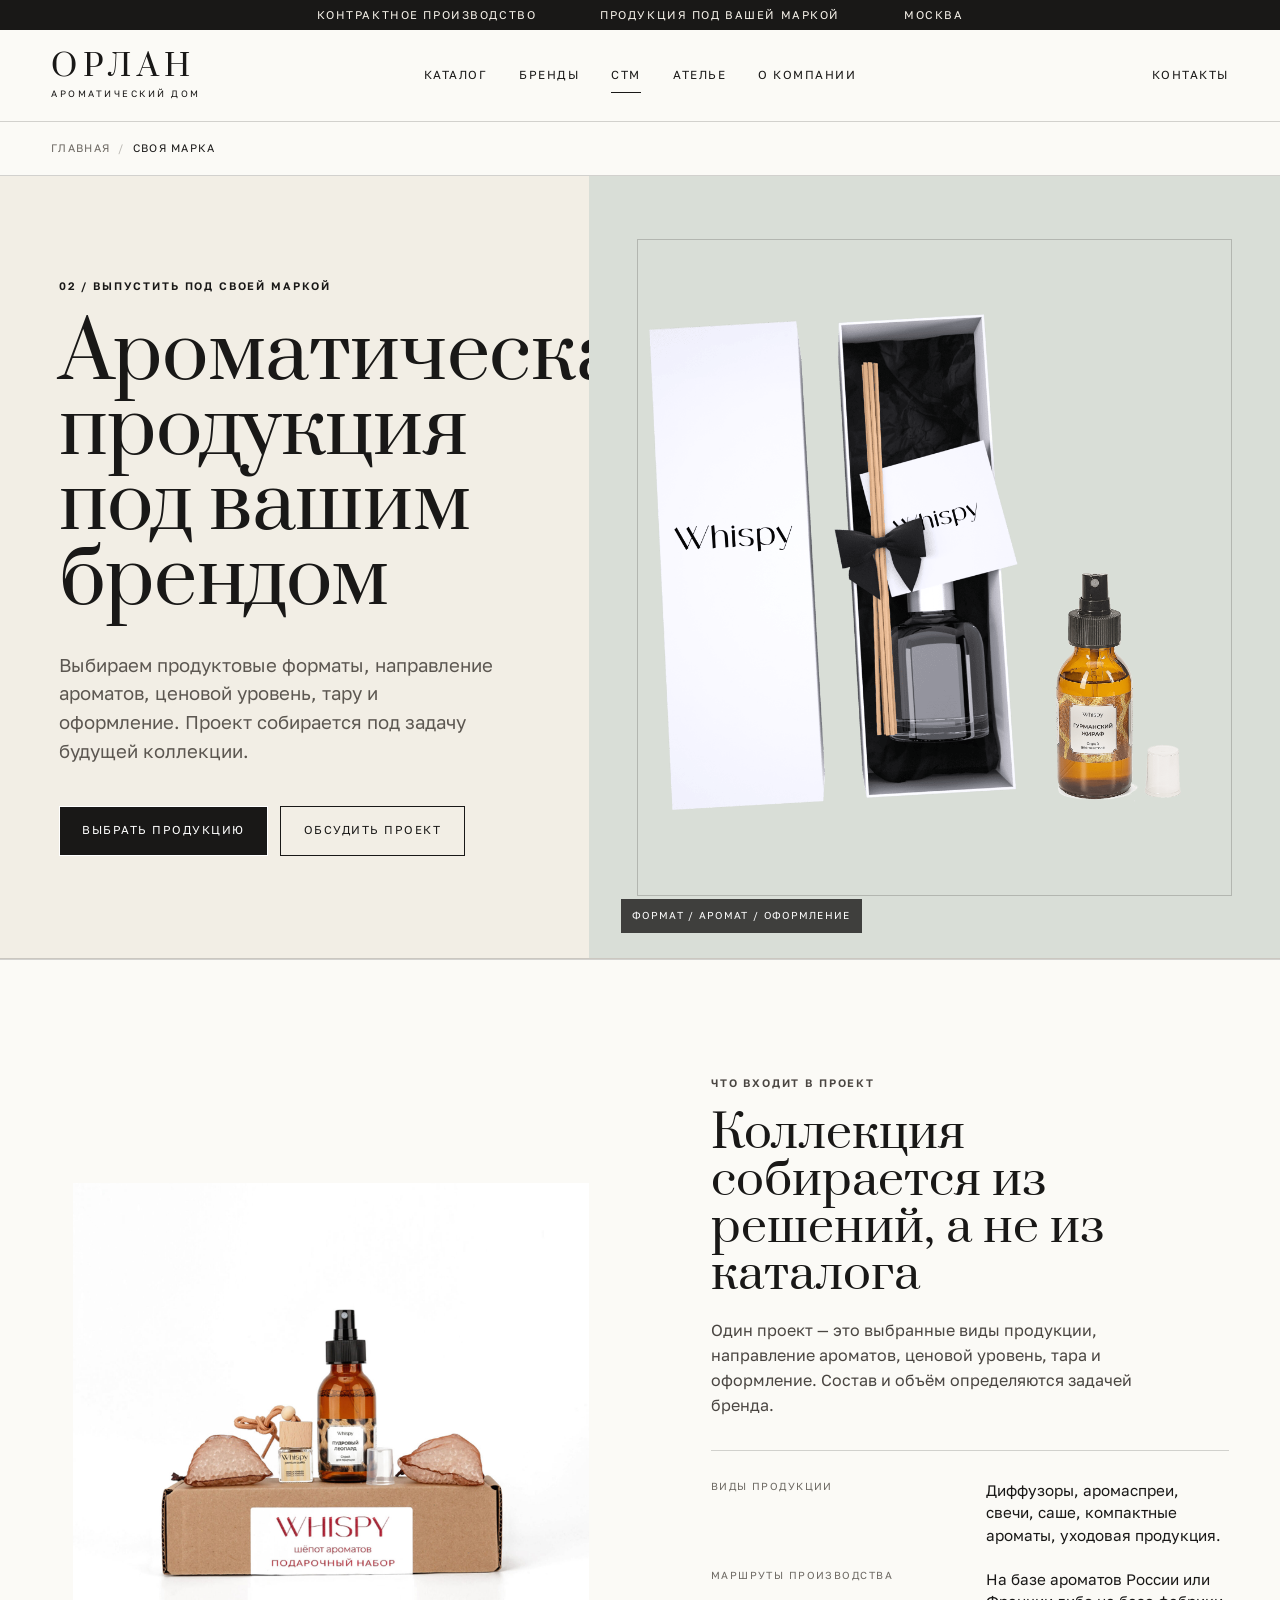
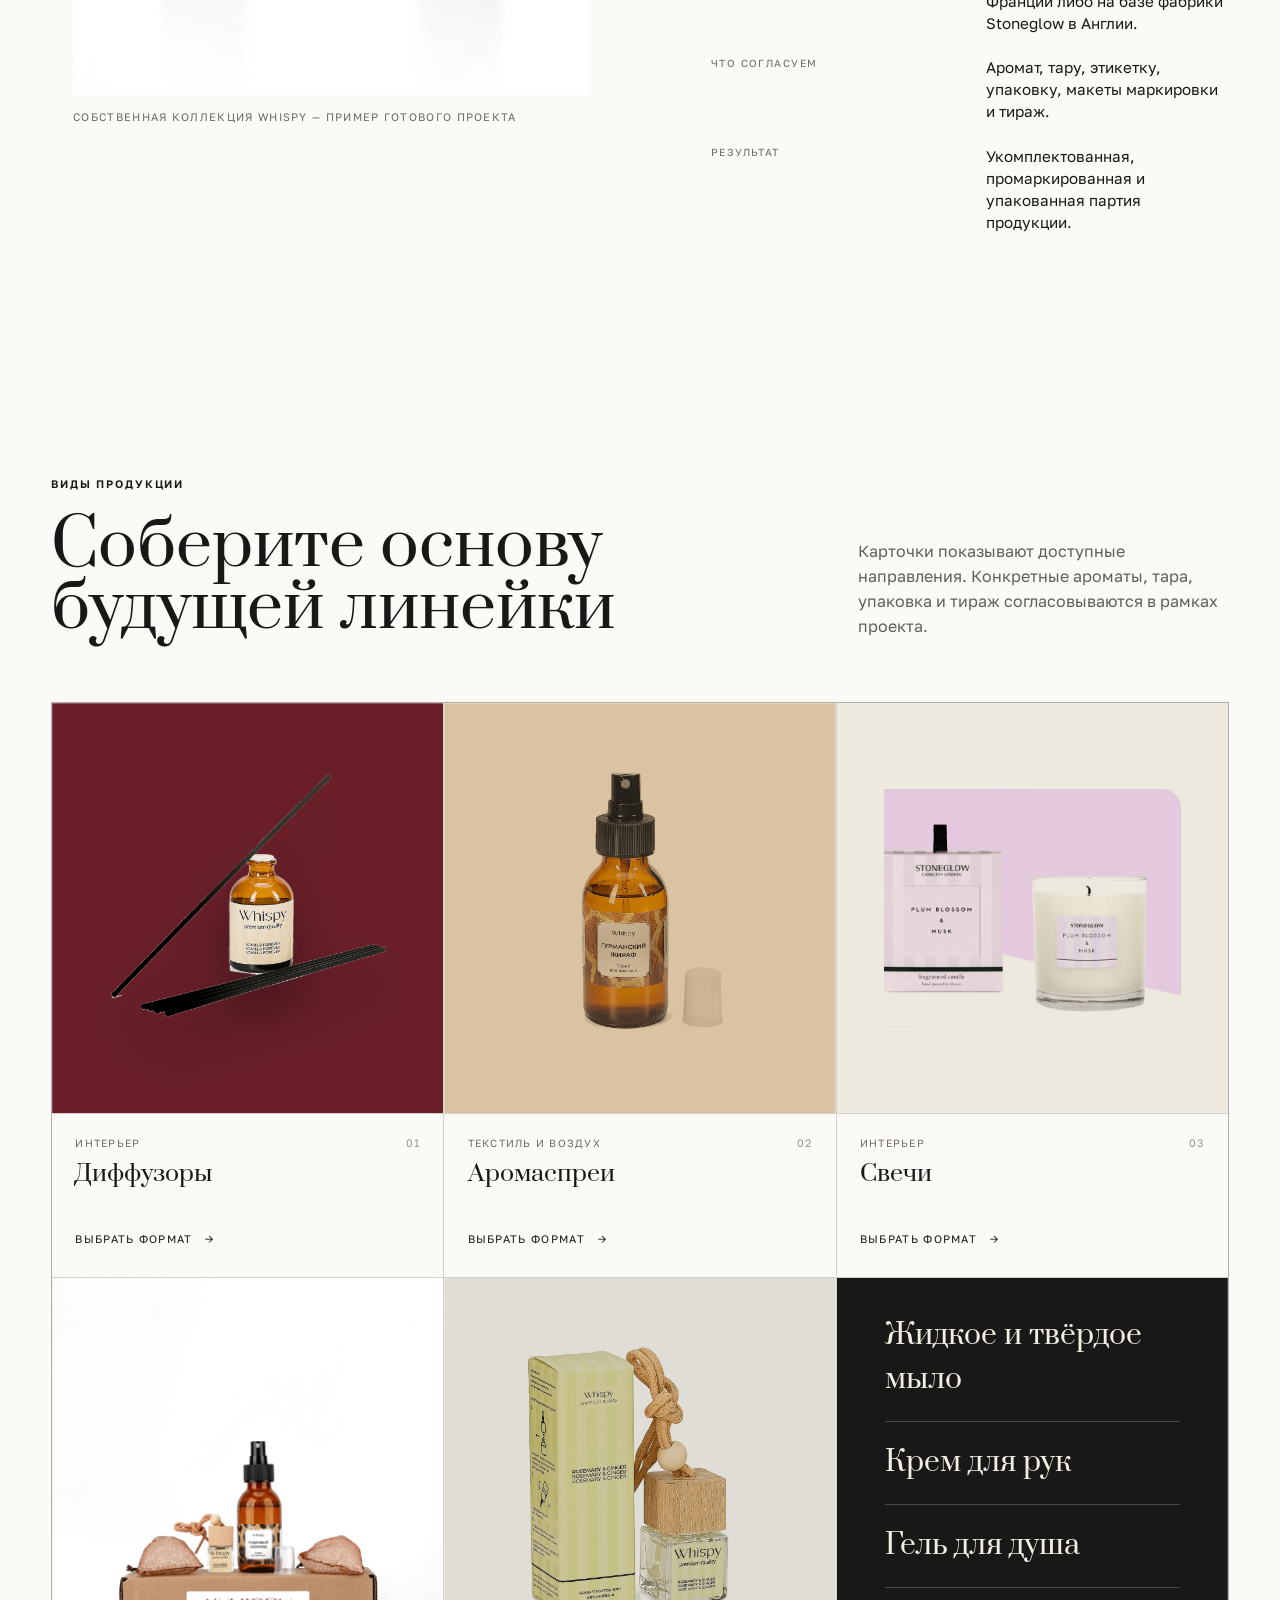
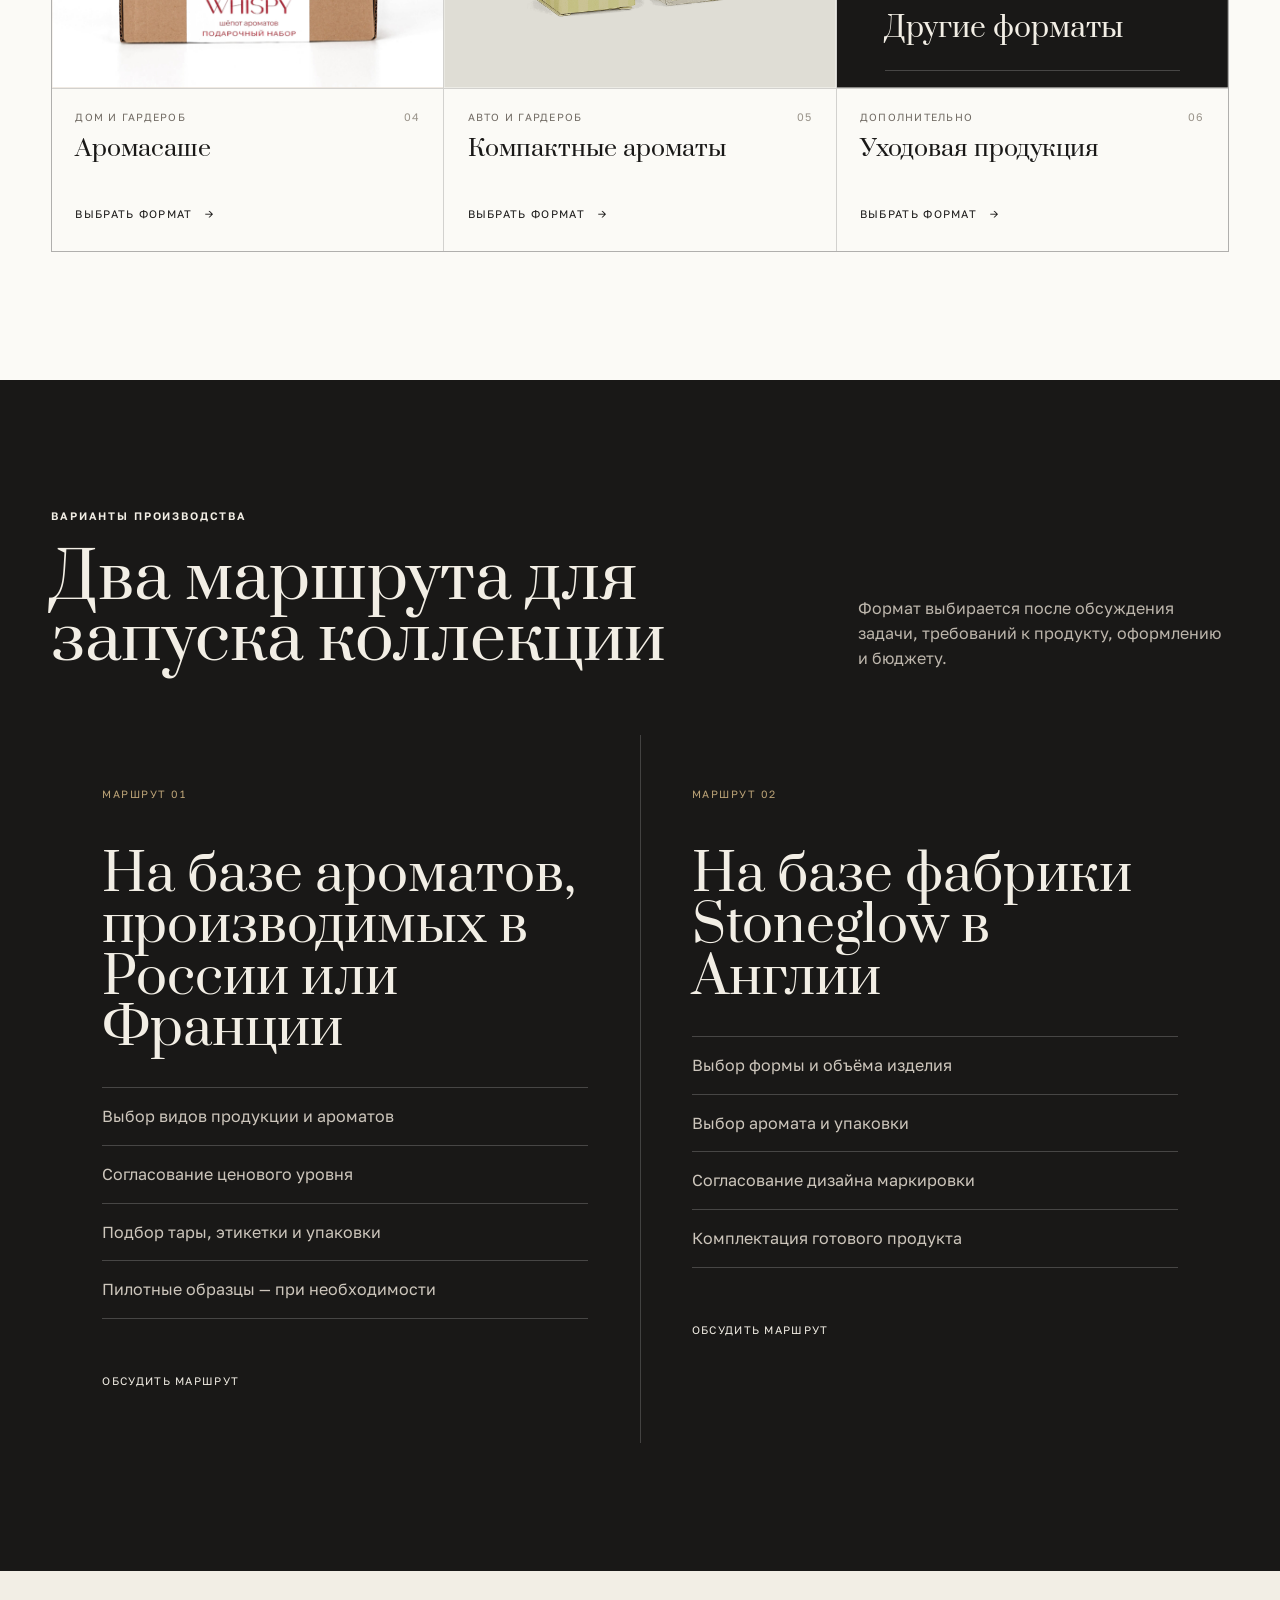
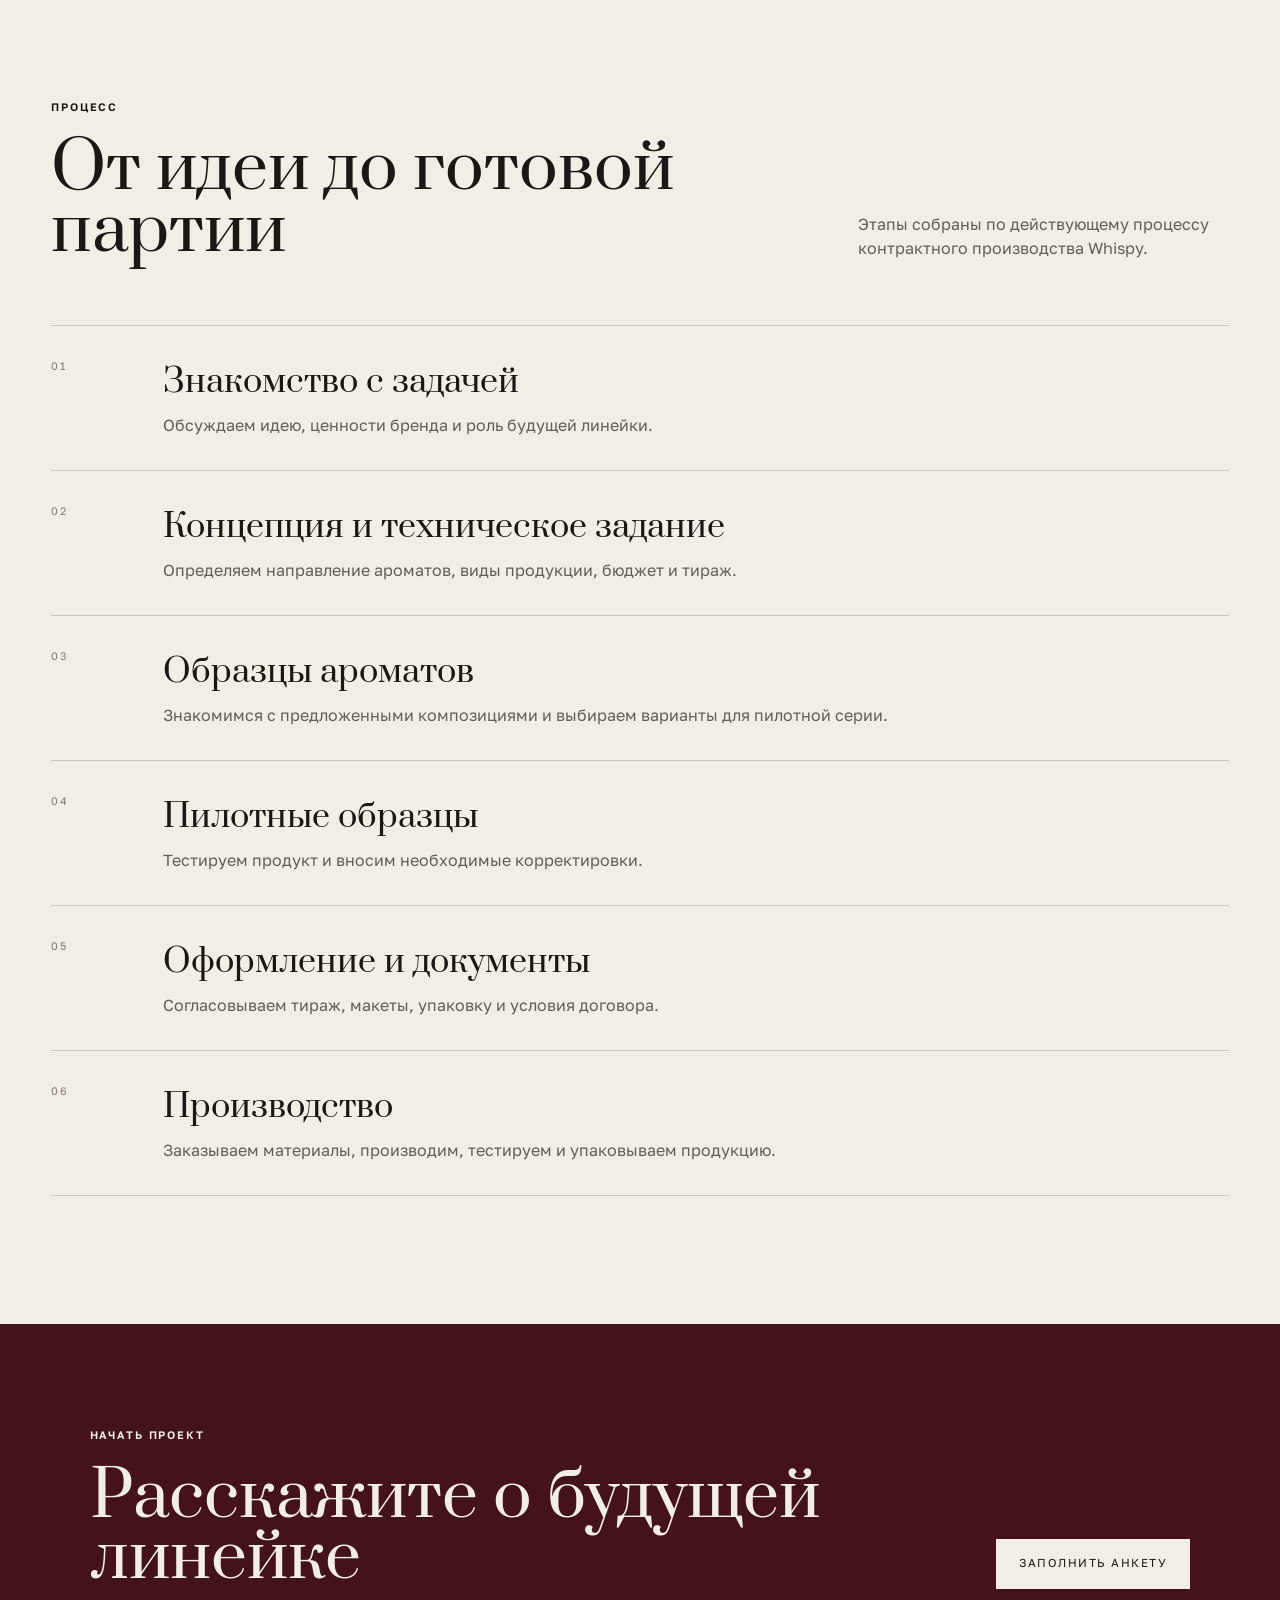
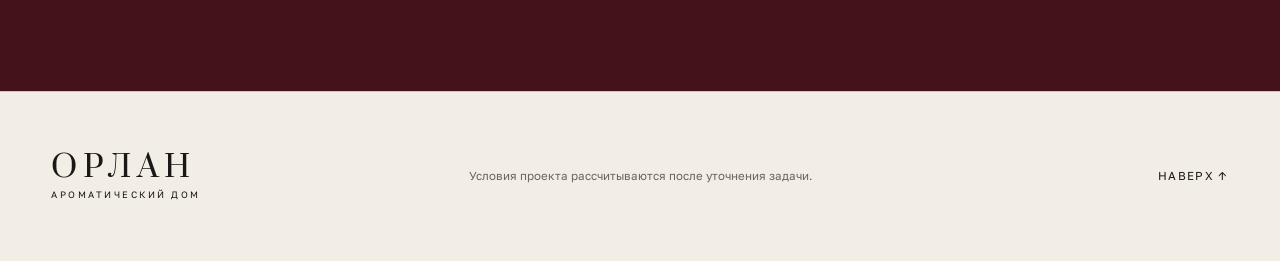
<file: private-label.html>
<!doctype html>
<html lang="ru">
<head>
  <meta charset="utf-8">
  <meta name="viewport" content="width=device-width, initial-scale=1">
  <title>Контрактное производство аромапродукции под брендом | Орлан</title>
  <meta name="description" content="Контрактное производство аромапродукции под вашей маркой: диффузоры, свечи, спреи, саше, автоароматы и уходовые форматы.">
  <meta name="theme-color" content="#191817">
  <meta name="robots" content="index,follow">
  <link rel="canonical" href="https://pizko.github.io/aroma/private-label.html">
  <link rel="icon" type="image/svg+xml" href="data:image/svg+xml,%3Csvg xmlns='http://www.w3.org/2000/svg' viewBox='0 0 64 64'%3E%3Crect width='64' height='64' fill='%23431319'/%3E%3Cpath d='M16 13h32v38H16z' fill='none' stroke='%23f2eee5' stroke-width='2'/%3E%3Ccircle cx='32' cy='32' r='9' fill='none' stroke='%23bda478' stroke-width='2'/%3E%3C/svg%3E">
  <script>document.documentElement.classList.add('has-js');</script>
  <link rel="preconnect" href="https://fonts.googleapis.com">
  <link rel="preconnect" href="https://fonts.gstatic.com" crossorigin>
  <link rel="stylesheet" href="https://fonts.googleapis.com/css2?family=Prata&family=Golos+Text:wght@400;500;600&display=swap">
  <link rel="stylesheet" href="styles.css">
  <script type="application/ld+json">
  {
    "@context":"https://schema.org",
    "@type":"Service",
    "name":"Контрактное производство аромапродукции",
    "url":"https://pizko.github.io/aroma/private-label.html",
    "serviceType":"Производство ароматической продукции под собственной торговой маркой",
    "provider":{"@type":"Organization","name":"Орлан","telephone":"+7-495-544-21-44","email":"info@opt-aroma.ru"},
    "areaServed":"Россия",
    "hasOfferCatalog":{"@type":"OfferCatalog","name":"Виды продукции","itemListElement":[
      {"@type":"OfferCatalog","name":"Ароматические диффузоры"},
      {"@type":"OfferCatalog","name":"Аромаспреи для текстиля и воздуха"},
      {"@type":"OfferCatalog","name":"Ароматы для авто"},
      {"@type":"OfferCatalog","name":"Ароматизированные свечи"},
      {"@type":"OfferCatalog","name":"Аромасаше"}
    ]}
  }
  </script>
  <script type="application/ld+json">
  {
    "@context": "https://schema.org",
    "@type": "BreadcrumbList",
    "itemListElement": [
      {
        "@type": "ListItem",
        "position": 1,
        "name": "Главная",
        "item": "https://pizko.github.io/aroma/"
      },
      {
        "@type": "ListItem",
        "position": 2,
        "name": "Своя марка",
        "item": "https://pizko.github.io/aroma/private-label.html"
      }
    ]
  }
  </script>
</head>
<body class="inner-page" data-inquiry-recipient="info@opt-aroma.ru">
  <a class="skip-link" href="#main">Перейти к содержанию</a>
  <div class="announcement"><span>Контрактное производство</span><span>Продукция под вашей маркой</span><span>Москва</span></div>

  <header class="site-header" id="top">
    <a class="wordmark" href="index.html" aria-label="Орлан, на главную"><span>ОРЛАН</span><small>ароматический дом</small></a>
    <button class="menu-button" type="button" aria-expanded="false" aria-controls="main-menu"><span></span><span></span><b>Меню</b></button>
    <nav class="main-nav" id="main-menu" aria-label="Основная навигация">
      <a href="wholesale.html">Каталог</a><a href="index.html#brands">Бренды</a><a href="private-label.html" aria-current="page">СТМ</a><a href="fragrance.html">Ателье</a><a href="index.html#about">О компании</a>
    </nav>
    <a class="header-contact" href="#request">Контакты</a>
  </header>

  <nav class="crumbs" aria-label="Хлебные крошки">
    <a href="index.html">Главная</a>
    <i aria-hidden="true">/</i>
    <span aria-current="page">Своя марка</span>
  </nav>

  <main id="main">
    <section class="page-hero" aria-labelledby="page-title">
      <div class="page-hero-copy reveal reveal-left">
        <p class="eyebrow">02 / Выпустить под своей маркой</p>
        <h1 id="page-title">Ароматическая продукция под вашим брендом</h1>
        <p class="page-lead">Выбираем продуктовые форматы, направление ароматов, ценовой уровень, тару и оформление. Проект собирается под задачу будущей коллекции.</p>
        <div class="page-actions"><a class="button button-dark" href="#formats">Выбрать продукцию</a><button class="button button-plain" type="button" data-open-inquiry data-interest="Контрактное производство">Обсудить проект</button></div>
      </div>
      <div class="page-hero-media page-hero-media-production reveal">
        <figure class="page-photo page-photo-tall"><img src="assets/opt-set3.png" alt="Подарочная упаковка и аромадиффузор Whispy"></figure>
        <figure class="page-photo page-photo-product"><img src="assets/whispy-spray-cut.png" alt="Ароматический спрей Whispy"></figure>
        <span>Формат / аромат / оформление</span>
      </div>
    </section>

    <section class="showroom-spread" aria-labelledby="spread-title">
      <figure class="showroom-spread-media reveal reveal-left">
        <img src="assets/whispy-card-1.jpg" alt="Подборка ароматической продукции Whispy: диффузор, спрей и упаковка">
        <figcaption>Собственная коллекция Whispy — пример готового проекта</figcaption>
      </figure>
      <div class="showroom-spread-copy reveal">
        <p class="eyebrow">Что входит в проект</p>
        <h2 id="spread-title">Коллекция собирается из решений, а не из каталога</h2>
        <p>Один проект — это выбранные виды продукции, направление ароматов, ценовой уровень, тара и оформление. Состав и объём определяются задачей бренда.</p>
        <dl>
          <dt>Виды продукции</dt>
          <dd>Диффузоры, аромаспреи, свечи, саше, компактные ароматы, уходовая продукция.</dd>
          <dt>Маршруты производства</dt>
          <dd>На базе ароматов России или Франции либо на базе фабрики Stoneglow в Англии.</dd>
          <dt>Что согласуем</dt>
          <dd>Аромат, тару, этикетку, упаковку, макеты маркировки и тираж.</dd>
          <dt>Результат</dt>
          <dd>Укомплектованная, промаркированная и упакованная партия продукции.</dd>
        </dl>
      </div>
    </section>

    <section class="section formats-section" id="formats" aria-labelledby="formats-title">
      <div class="section-heading reveal"><div><p class="eyebrow">Виды продукции</p><h2 id="formats-title">Соберите основу будущей линейки</h2></div><p>Карточки показывают доступные направления. Конкретные ароматы, тара, упаковка и тираж согласовываются в рамках проекта.</p></div>
      <div class="product-grid format-grid">
        <article class="product-card format-card reveal" data-category="home"><div class="product-visual burgundy"><img src="assets/whispy-diffuser-cut.png" alt="Диффузор как формат продукции под собственной маркой"></div><div class="product-meta"><div><p>Интерьер</p><h3>Диффузоры</h3></div><span>01</span></div><button type="button" data-open-inquiry data-interest="СТМ: диффузоры">Выбрать формат <span>→</span></button></article>
        <article class="product-card format-card reveal" data-category="home"><div class="product-visual amber"><img src="assets/whispy-spray-cut.png" alt="Спрей как формат продукции под собственной маркой"></div><div class="product-meta"><div><p>Текстиль и воздух</p><h3>Аромаспреи</h3></div><span>02</span></div><button type="button" data-open-inquiry data-interest="СТМ: аромаспреи">Выбрать формат <span>→</span></button></article>
        <article class="product-card format-card reveal" data-category="home"><div class="product-visual ivory"><img src="assets/opt-hero-crop.jpg" alt="Свеча как формат продукции под собственной маркой"></div><div class="product-meta"><div><p>Интерьер</p><h3>Свечи</h3></div><span>03</span></div><button type="button" data-open-inquiry data-interest="СТМ: ароматические свечи">Выбрать формат <span>→</span></button></article>
        <article class="product-card format-card reveal" data-category="gift"><div class="product-visual sand"><img src="assets/whispy-card-1.jpg" alt="Саше как формат продукции под собственной маркой"></div><div class="product-meta"><div><p>Дом и гардероб</p><h3>Аромасаше</h3></div><span>04</span></div><button type="button" data-open-inquiry data-interest="СТМ: аромасаше">Выбрать формат <span>→</span></button></article>
        <article class="product-card format-card reveal" data-category="auto"><div class="product-visual smoke"><img src="assets/whispy-auto-cut.png" alt="Автомобильный ароматизатор как формат продукции под собственной маркой"></div><div class="product-meta"><div><p>Авто и гардероб</p><h3>Компактные ароматы</h3></div><span>05</span></div><button type="button" data-open-inquiry data-interest="СТМ: ароматы для авто и шкафа">Выбрать формат <span>→</span></button></article>
        <article class="product-card format-card product-card-text reveal" data-category="care"><div class="product-visual list-visual"><p>Жидкое и твёрдое мыло</p><p>Крем для рук</p><p>Гель для душа</p><p>Другие форматы</p></div><div class="product-meta"><div><p>Дополнительно</p><h3>Уходовая продукция</h3></div><span>06</span></div><button type="button" data-open-inquiry data-interest="СТМ: уходовая продукция">Выбрать формат <span>→</span></button></article>
      </div>
    </section>

    <section class="route-section section" aria-labelledby="route-title">
      <div class="section-heading reveal"><div><p class="eyebrow">Варианты производства</p><h2 id="route-title">Два маршрута для запуска коллекции</h2></div><p>Формат выбирается после обсуждения задачи, требований к продукту, оформлению и бюджету.</p></div>
      <div class="route-grid">
        <article class="route-card reveal"><p>Маршрут 01</p><h3>На базе ароматов, производимых в России или Франции</h3><ul><li>Выбор видов продукции и ароматов</li><li>Согласование ценового уровня</li><li>Подбор тары, этикетки и упаковки</li><li>Пилотные образцы — при необходимости</li></ul><button type="button" data-open-inquiry data-interest="СТМ на базе ароматов России или Франции">Обсудить маршрут</button></article>
        <article class="route-card reveal"><p>Маршрут 02</p><h3>На базе фабрики Stoneglow в Англии</h3><ul><li>Выбор формы и объёма изделия</li><li>Выбор аромата и упаковки</li><li>Согласование дизайна маркировки</li><li>Комплектация готового продукта</li></ul><button type="button" data-open-inquiry data-interest="СТМ на базе Stoneglow">Обсудить маршрут</button></article>
      </div>
    </section>

    <section class="section process-section" aria-labelledby="process-title">
      <div class="section-heading reveal"><div><p class="eyebrow">Процесс</p><h2 id="process-title">От идеи до готовой партии</h2></div><p>Этапы собраны по действующему процессу контрактного производства Whispy.</p></div>
      <ol class="process-timeline">
        <li class="reveal"><span>01</span><div><h3>Знакомство с задачей</h3><p>Обсуждаем идею, ценности бренда и роль будущей линейки.</p></div></li>
        <li class="reveal"><span>02</span><div><h3>Концепция и техническое задание</h3><p>Определяем направление ароматов, виды продукции, бюджет и тираж.</p></div></li>
        <li class="reveal"><span>03</span><div><h3>Образцы ароматов</h3><p>Знакомимся с предложенными композициями и выбираем варианты для пилотной серии.</p></div></li>
        <li class="reveal"><span>04</span><div><h3>Пилотные образцы</h3><p>Тестируем продукт и вносим необходимые корректировки.</p></div></li>
        <li class="reveal"><span>05</span><div><h3>Оформление и документы</h3><p>Согласовываем тираж, макеты, упаковку и условия договора.</p></div></li>
        <li class="reveal"><span>06</span><div><h3>Производство</h3><p>Заказываем материалы, производим, тестируем и упаковываем продукцию.</p></div></li>
      </ol>
    </section>

    <section class="request-band" id="request" aria-labelledby="request-title">
      <div><p class="eyebrow">Начать проект</p><h2 id="request-title">Расскажите о будущей линейке</h2></div>
      <button class="button button-light" type="button" data-open-inquiry data-interest="Контрактное производство">Заполнить анкету</button>
    </section>
  </main>

  <footer class="site-footer"><a class="wordmark wordmark-footer" href="index.html"><span>ОРЛАН</span><small>ароматический дом</small></a><p>Условия проекта рассчитываются после уточнения задачи.</p><a href="#top">Наверх ↑</a></footer>
  <script src="app.js"></script>
</body>
</html>
</file>
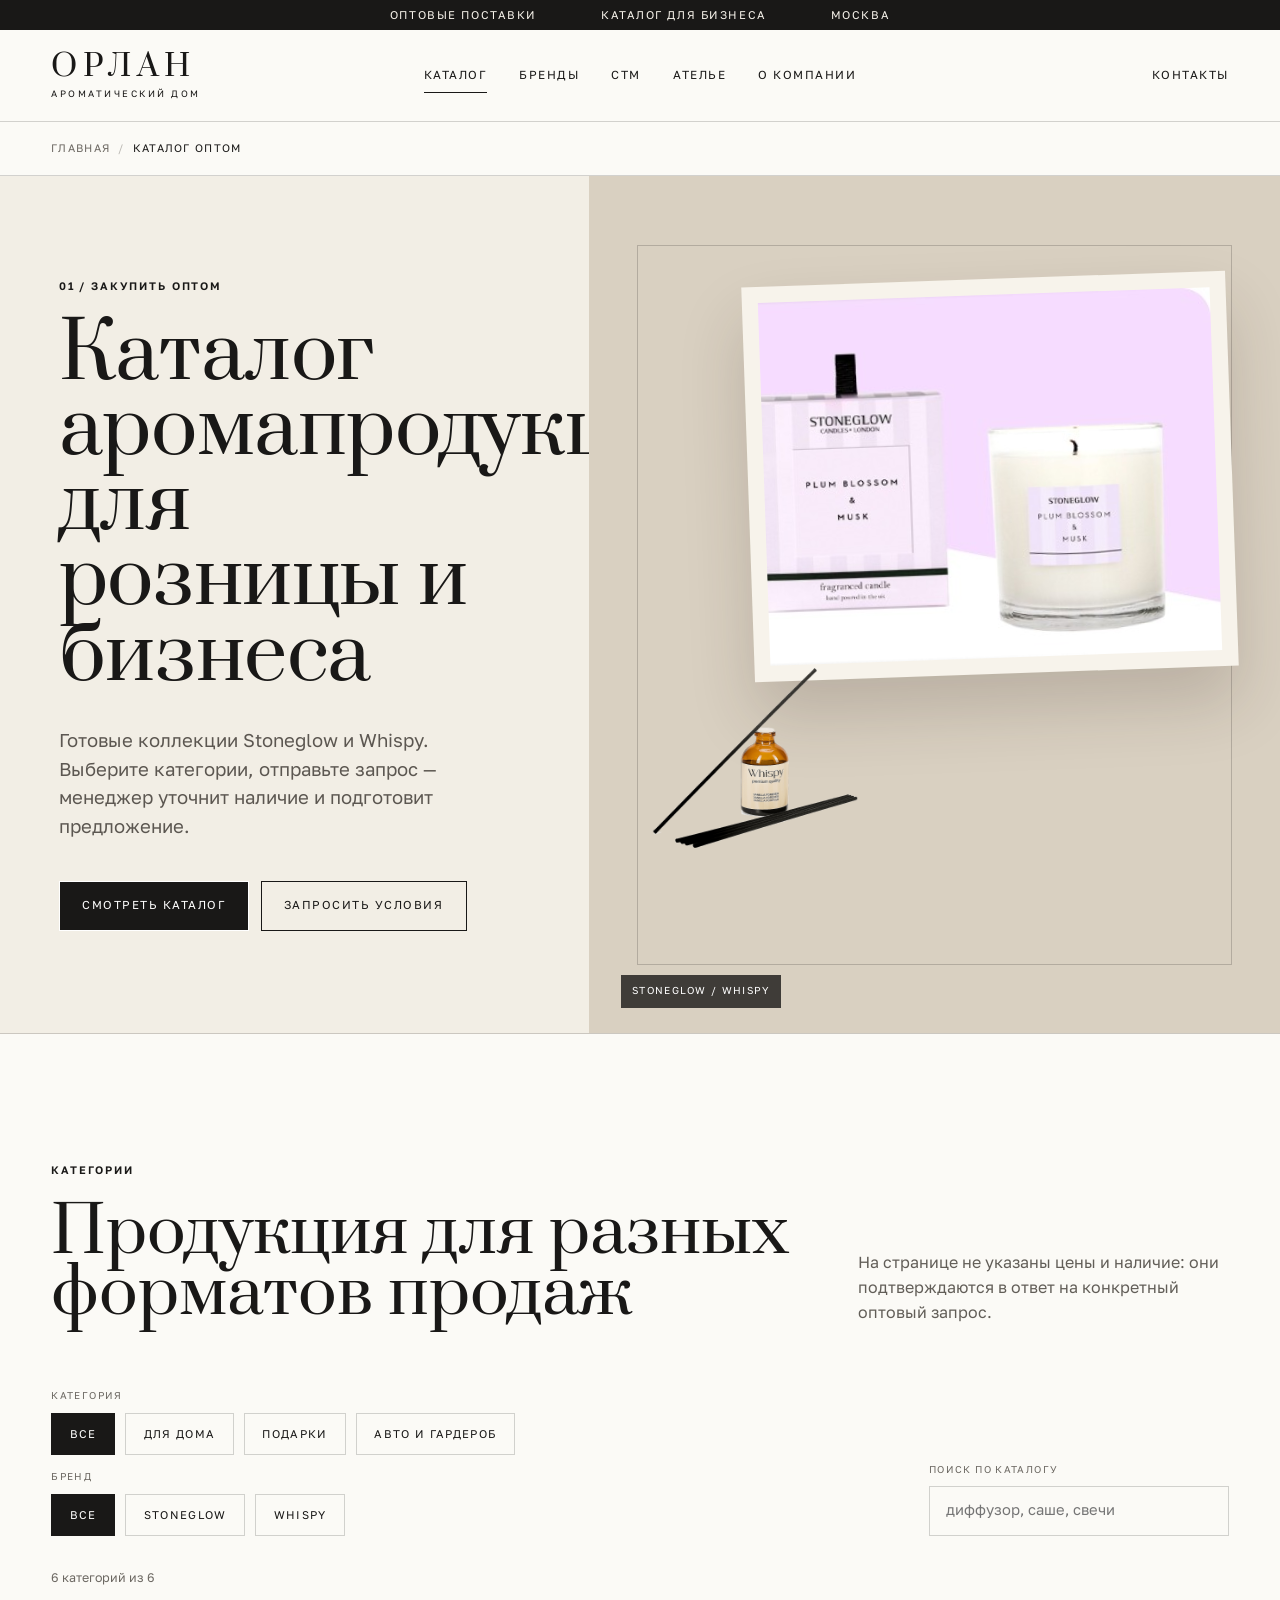
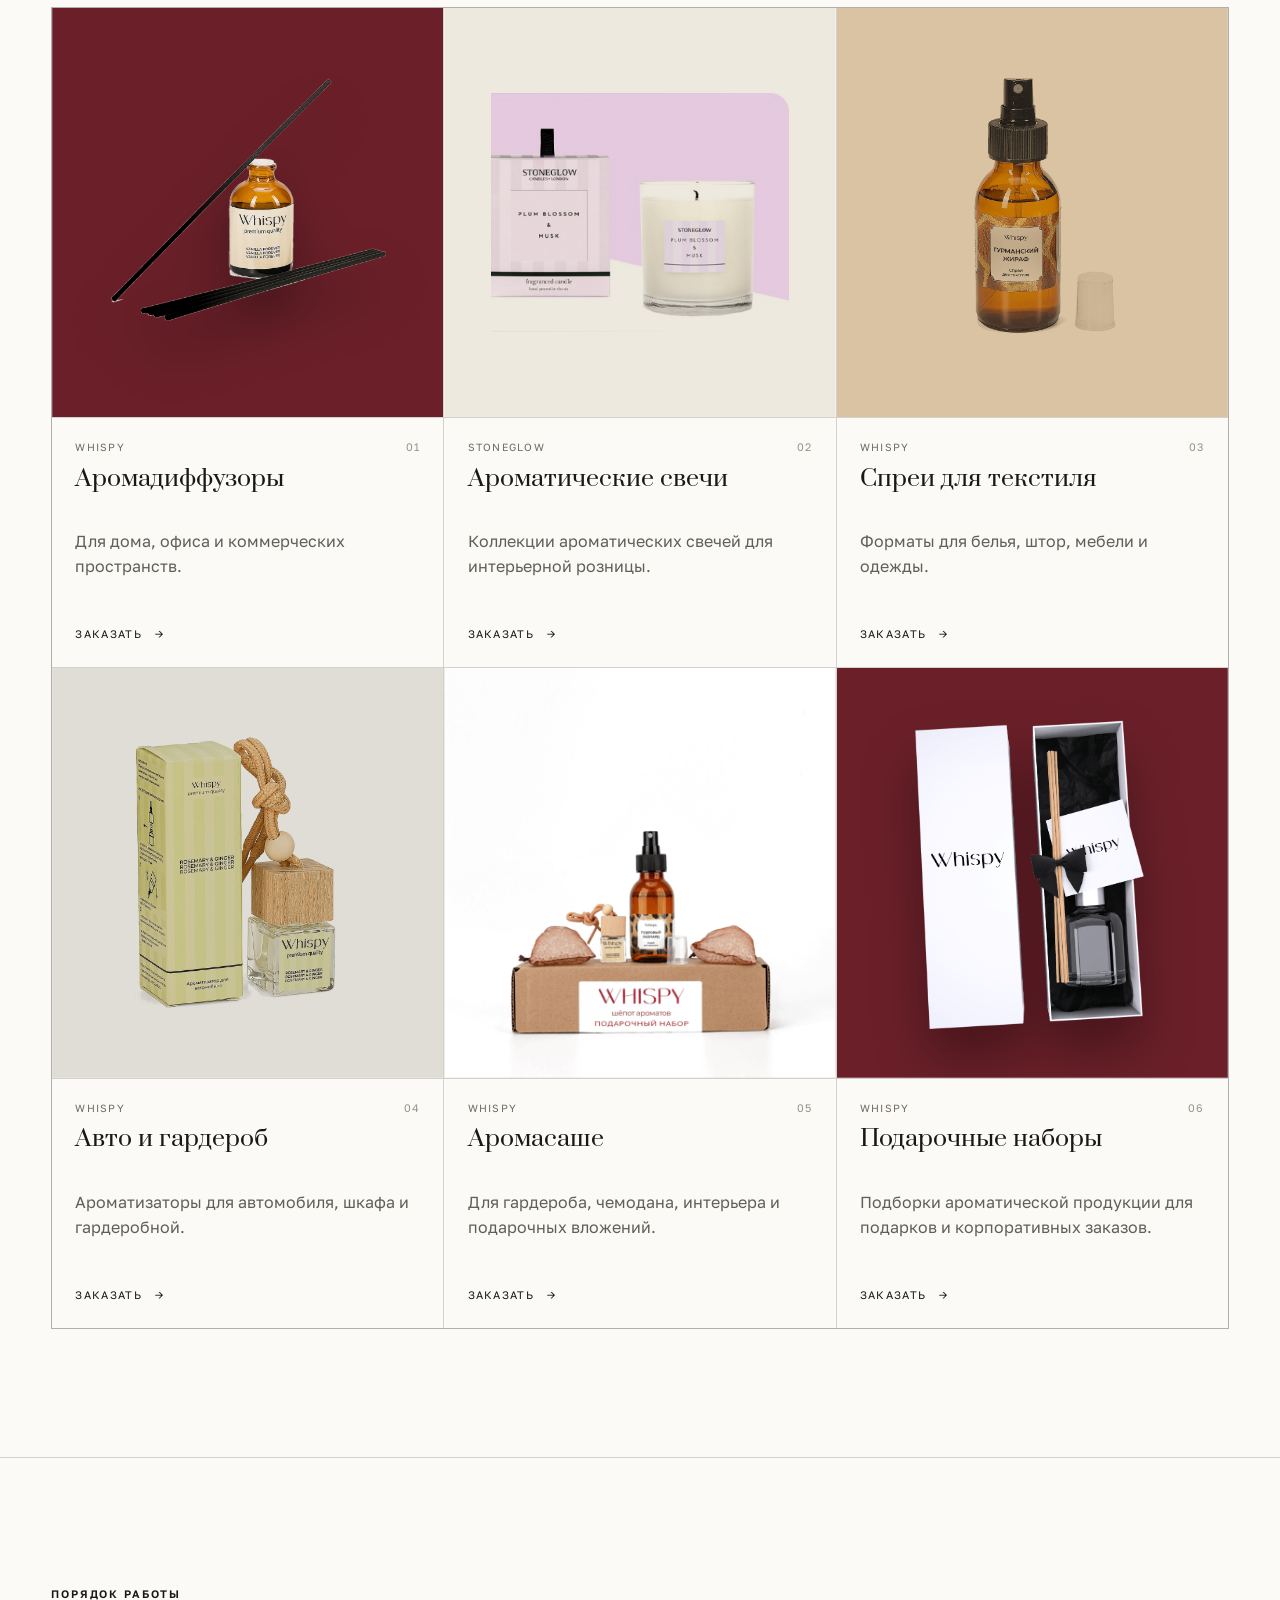
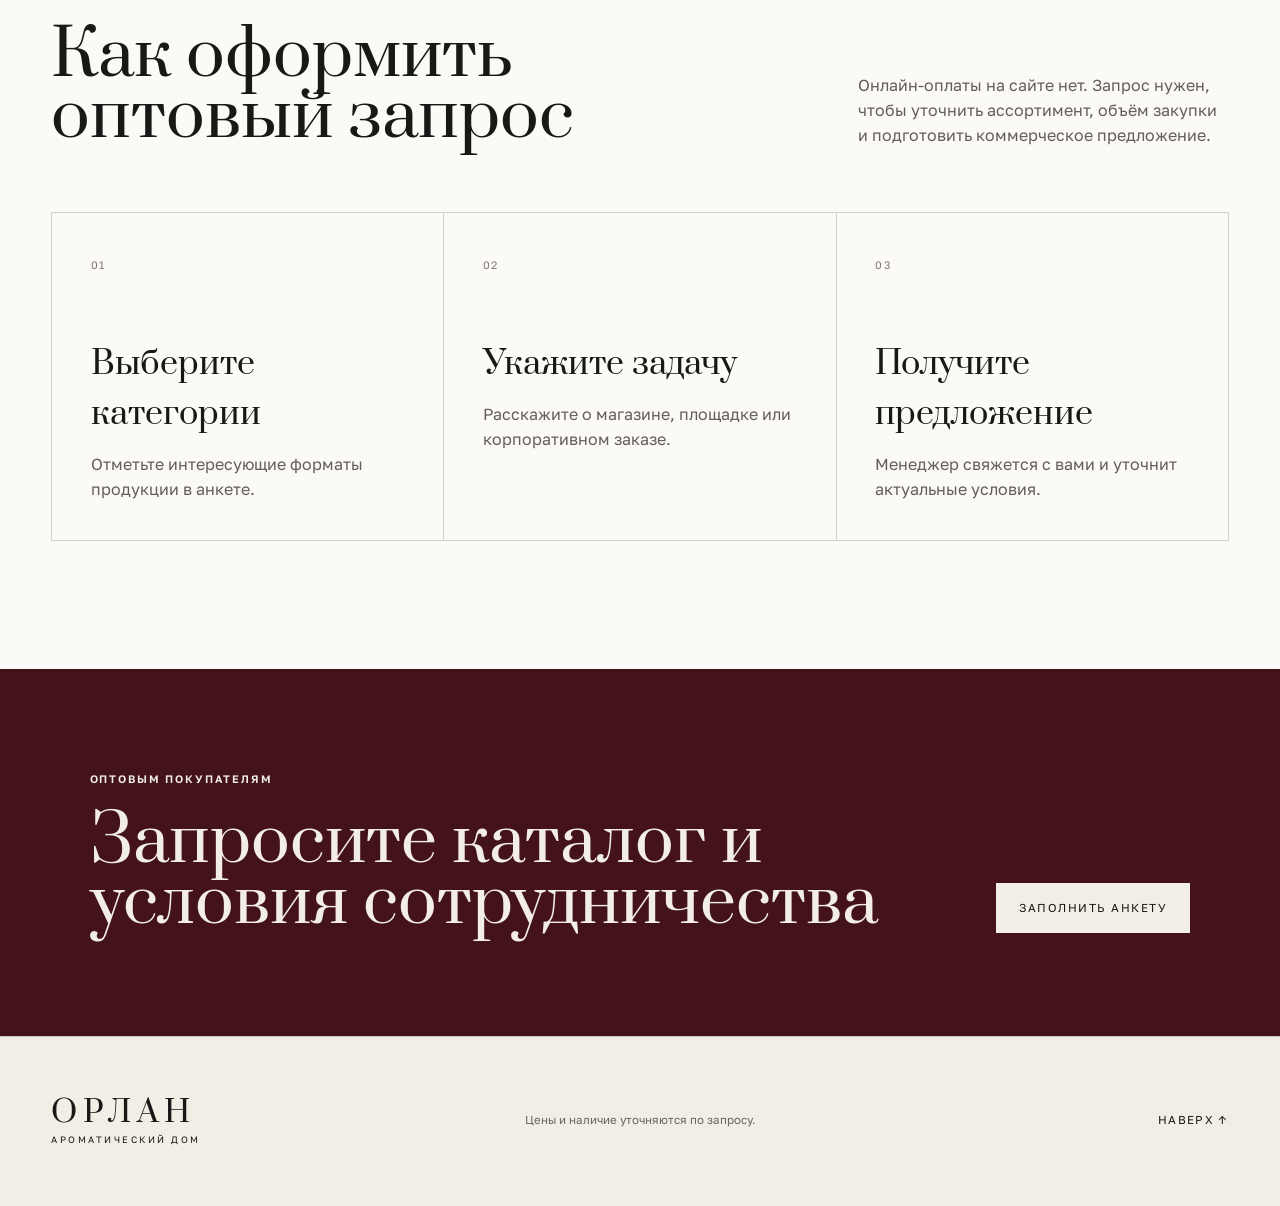
<file: wholesale.html>
<!doctype html>
<html lang="ru">
<head>
  <meta charset="utf-8">
  <meta name="viewport" content="width=device-width, initial-scale=1">
  <title>Аромапродукция оптом — каталог Stoneglow и Whispy | Орлан</title>
  <meta name="description" content="Оптовый каталог ароматической продукции: диффузоры, свечи, спреи для текстиля, саше, ароматы для автомобиля и подарочные наборы Stoneglow и Whispy.">
  <meta name="theme-color" content="#191817">
  <meta name="robots" content="index,follow">
  <link rel="canonical" href="https://pizko.github.io/aroma/wholesale.html">
  <link rel="icon" type="image/svg+xml" href="data:image/svg+xml,%3Csvg xmlns='http://www.w3.org/2000/svg' viewBox='0 0 64 64'%3E%3Crect width='64' height='64' fill='%23431319'/%3E%3Cpath d='M16 13h32v38H16z' fill='none' stroke='%23f2eee5' stroke-width='2'/%3E%3Ccircle cx='32' cy='32' r='9' fill='none' stroke='%23bda478' stroke-width='2'/%3E%3C/svg%3E">
  <script>document.documentElement.classList.add('has-js');</script>
  <link rel="preconnect" href="https://fonts.googleapis.com">
  <link rel="preconnect" href="https://fonts.gstatic.com" crossorigin>
  <link rel="stylesheet" href="https://fonts.googleapis.com/css2?family=Prata&family=Golos+Text:wght@400;500;600&display=swap">
  <link rel="stylesheet" href="styles.css">
  <script type="application/ld+json">
  {
    "@context": "https://schema.org",
    "@type": "CollectionPage",
    "name": "Аромапродукция оптом",
    "url": "https://pizko.github.io/aroma/wholesale.html",
    "description": "Оптовый каталог ароматической продукции Stoneglow и Whispy без онлайн-оплаты.",
    "mainEntity": {
      "@type": "ItemList",
      "itemListElement": [
        {"@type":"ListItem","position":1,"name":"Аромадиффузоры"},
        {"@type":"ListItem","position":2,"name":"Ароматические свечи"},
        {"@type":"ListItem","position":3,"name":"Спреи для текстиля"},
        {"@type":"ListItem","position":4,"name":"Аромасаше"},
        {"@type":"ListItem","position":5,"name":"Ароматы для авто и шкафа"},
        {"@type":"ListItem","position":6,"name":"Подарочные наборы"}
      ]
    }
  }
  </script>
  <script type="application/ld+json">
  {
    "@context": "https://schema.org",
    "@type": "BreadcrumbList",
    "itemListElement": [
      {
        "@type": "ListItem",
        "position": 1,
        "name": "Главная",
        "item": "https://pizko.github.io/aroma/"
      },
      {
        "@type": "ListItem",
        "position": 2,
        "name": "Каталог оптом",
        "item": "https://pizko.github.io/aroma/wholesale.html"
      }
    ]
  }
  </script>
</head>
<body class="inner-page" data-inquiry-recipient="info@opt-aroma.ru">
  <a class="skip-link" href="#main">Перейти к содержанию</a>

  <div class="announcement">
    <span>Оптовые поставки</span>
    <span>Каталог для бизнеса</span>
    <span>Москва</span>
  </div>

  <header class="site-header" id="top">
    <a class="wordmark" href="index.html" aria-label="Орлан, на главную"><span>ОРЛАН</span><small>ароматический дом</small></a>
    <button class="menu-button" type="button" aria-expanded="false" aria-controls="main-menu"><span></span><span></span><b>Меню</b></button>
    <nav class="main-nav" id="main-menu" aria-label="Основная навигация">
      <a href="wholesale.html" aria-current="page">Каталог</a>
      <a href="index.html#brands">Бренды</a>
      <a href="private-label.html">СТМ</a>
      <a href="fragrance.html">Ателье</a>
      <a href="index.html#about">О компании</a>
    </nav>
    <a class="header-contact" href="#request">Контакты</a>
  </header>

  <nav class="crumbs" aria-label="Хлебные крошки">
    <a href="index.html">Главная</a>
    <i aria-hidden="true">/</i>
    <span aria-current="page">Каталог оптом</span>
  </nav>

  <main id="main">
    <section class="page-hero" aria-labelledby="page-title">
      <div class="page-hero-copy reveal reveal-left">
        <p class="eyebrow">01 / Закупить оптом</p>
        <h1 id="page-title">Каталог аромапродукции для розницы и бизнеса</h1>
        <p class="page-lead">Готовые коллекции Stoneglow и Whispy. Выберите категории, отправьте запрос — менеджер уточнит наличие и подготовит предложение.</p>
        <div class="page-actions">
          <a class="button button-dark" href="#catalog">Смотреть каталог</a>
          <button class="button button-plain" type="button" data-open-inquiry data-interest="Оптовая закупка">Запросить условия</button>
        </div>
      </div>
      <div class="page-hero-media page-hero-media-catalog reveal">
        <figure class="page-photo page-photo-main"><img src="assets/opt-hero-crop.jpg" alt="Свеча Stoneglow Plum Blossom and Musk в фирменной упаковке"></figure>
        <figure class="page-photo page-photo-product"><img src="assets/whispy-diffuser-cut.png" alt="Аромадиффузор Whispy с палочками"></figure>
        <span>Stoneglow / Whispy</span>
      </div>
    </section>

    <section class="catalog section page-catalog" id="catalog" data-catalog aria-labelledby="catalog-title">
      <div class="section-heading reveal">
        <div><p class="eyebrow">Категории</p><h2 id="catalog-title">Продукция для разных форматов продаж</h2></div>
        <p>На странице не указаны цены и наличие: они подтверждаются в ответ на конкретный оптовый запрос.</p>
      </div>

      <div class="catalog-toolbar reveal">
        <div>
          <div class="filter-group">
            <p class="filter-group-label" id="filter-category-label">Категория</p>
            <div class="filters" role="group" aria-labelledby="filter-category-label" data-filter-group="category">
              <button class="filter is-active" type="button" data-filter="all">Все</button>
              <button class="filter" type="button" data-filter="home">Для дома</button>
              <button class="filter" type="button" data-filter="gift">Подарки</button>
              <button class="filter" type="button" data-filter="auto">Авто и гардероб</button>
            </div>
          </div>
          <div class="filter-group">
            <p class="filter-group-label" id="filter-brand-label">Бренд</p>
            <div class="filters" role="group" aria-labelledby="filter-brand-label" data-filter-group="brand">
              <button class="filter is-active" type="button" data-filter="all">Все</button>
              <button class="filter" type="button" data-filter="stoneglow">Stoneglow</button>
              <button class="filter" type="button" data-filter="whispy">Whispy</button>
            </div>
          </div>
        </div>
        <div class="catalog-search">
          <label for="catalog-search">Поиск по каталогу</label>
          <input id="catalog-search" type="search" autocomplete="off" placeholder="диффузор, саше, свечи" data-catalog-search>
        </div>
      </div>

      <p class="catalog-count" role="status" aria-live="polite" data-catalog-count></p>

      <div class="product-grid store-grid">
        <article class="product-card store-card reveal" data-category="home" data-brand="whispy" data-search="аромадиффузоры аромадиффузор диффузор палочки whispy дом офис">
          <div class="product-visual burgundy"><img src="assets/whispy-diffuser-cut.png" alt="Аромадиффузор Whispy"></div>
          <div class="product-meta"><div><p>Whispy</p><h3>Аромадиффузоры</h3></div><span>01</span></div>
          <div class="store-card-actions"><p>Для дома, офиса и коммерческих пространств.</p><button type="button" data-open-inquiry data-interest="Аромадиффузоры оптом">Заказать <span>→</span></button></div>
        </article>

        <article class="product-card store-card reveal" data-category="home gift" data-brand="stoneglow" data-search="ароматические свечи свеча свечи stoneglow воск интерьер">
          <div class="product-visual ivory"><img src="assets/opt-hero-crop.jpg" alt="Ароматическая свеча Stoneglow в коробке"></div>
          <div class="product-meta"><div><p>Stoneglow</p><h3>Ароматические свечи</h3></div><span>02</span></div>
          <div class="store-card-actions"><p>Коллекции ароматических свечей для интерьерной розницы.</p><button type="button" data-open-inquiry data-interest="Ароматические свечи Stoneglow оптом">Заказать <span>→</span></button></div>
        </article>

        <article class="product-card store-card reveal" data-category="home" data-brand="whispy" data-search="спреи для текстиля спрей текстиль бельё шторы мебель одежда whispy">
          <div class="product-visual amber"><img src="assets/whispy-spray-cut.png" alt="Спрей Whispy для текстиля и одежды"></div>
          <div class="product-meta"><div><p>Whispy</p><h3>Спреи для текстиля</h3></div><span>03</span></div>
          <div class="store-card-actions"><p>Форматы для белья, штор, мебели и одежды.</p><button type="button" data-open-inquiry data-interest="Спреи для текстиля оптом">Заказать <span>→</span></button></div>
        </article>

        <article class="product-card store-card reveal" data-category="auto gift" data-brand="whispy" data-search="авто и гардероб автомобиль авто шкаф гардероб ароматизатор whispy">
          <div class="product-visual smoke"><img src="assets/whispy-auto-cut.png" alt="Ароматизатор Whispy для автомобиля и шкафа"></div>
          <div class="product-meta"><div><p>Whispy</p><h3>Авто и гардероб</h3></div><span>04</span></div>
          <div class="store-card-actions"><p>Ароматизаторы для автомобиля, шкафа и гардеробной.</p><button type="button" data-open-inquiry data-interest="Ароматы для авто и шкафа оптом">Заказать <span>→</span></button></div>
        </article>

        <article class="product-card store-card reveal" data-category="gift home" data-brand="whispy" data-search="аромасаше саше аромасаше гардероб чемодан whispy">
          <div class="product-visual sand"><img src="assets/whispy-card-1.jpg" alt="Подарочная подборка продукции Whispy"></div>
          <div class="product-meta"><div><p>Whispy</p><h3>Аромасаше</h3></div><span>05</span></div>
          <div class="store-card-actions"><p>Для гардероба, чемодана, интерьера и подарочных вложений.</p><button type="button" data-open-inquiry data-interest="Аромасаше оптом">Заказать <span>→</span></button></div>
        </article>

        <article class="product-card store-card reveal" data-category="gift" data-brand="whispy" data-search="подарочные наборы подарочный набор наборы корпоративный подарок whispy">
          <div class="product-visual burgundy"><img src="assets/opt-set3.png" alt="Подарочная упаковка Whispy с аромадиффузором"></div>
          <div class="product-meta"><div><p>Whispy</p><h3>Подарочные наборы</h3></div><span>06</span></div>
          <div class="store-card-actions"><p>Подборки ароматической продукции для подарков и корпоративных заказов.</p><button type="button" data-open-inquiry data-interest="Подарочные наборы оптом">Заказать <span>→</span></button></div>
        </article>
      </div>

      <p class="catalog-empty" hidden data-catalog-empty>По этому запросу ничего не нашлось. Сбросьте фильтры или напишите, что нужно, — подберём вручную.</p>
    </section>

    <section class="order-steps section" id="how-to-order" aria-labelledby="order-title">
      <div class="section-heading reveal"><div><p class="eyebrow">Порядок работы</p><h2 id="order-title">Как оформить оптовый запрос</h2></div><p>Онлайн-оплаты на сайте нет. Запрос нужен, чтобы уточнить ассортимент, объём закупки и подготовить коммерческое предложение.</p></div>
      <ol class="numbered-grid">
        <li class="reveal"><span>01</span><h3>Выберите категории</h3><p>Отметьте интересующие форматы продукции в анкете.</p></li>
        <li class="reveal"><span>02</span><h3>Укажите задачу</h3><p>Расскажите о магазине, площадке или корпоративном заказе.</p></li>
        <li class="reveal"><span>03</span><h3>Получите предложение</h3><p>Менеджер свяжется с вами и уточнит актуальные условия.</p></li>
      </ol>
    </section>

    <section class="request-band" id="request" aria-labelledby="request-title">
      <div><p class="eyebrow">Оптовым покупателям</p><h2 id="request-title">Запросите каталог и условия сотрудничества</h2></div>
      <button class="button button-light" type="button" data-open-inquiry data-interest="Оптовый каталог и условия">Заполнить анкету</button>
    </section>
  </main>

  <footer class="site-footer">
    <a class="wordmark wordmark-footer" href="index.html"><span>ОРЛАН</span><small>ароматический дом</small></a>
    <p>Цены и наличие уточняются по запросу.</p>
    <a href="#top">Наверх ↑</a>
  </footer>
  <script src="app.js"></script>
</body>
</html>
</file>
<file: styles.css>
:root {
  --ink: #191817;
  --ink-soft: #3b3936;
  --ivory: #f2eee5;
  --paper: #fbfaf6;
  --wine: #431319;
  --wine-deep: #2a0c10;
  --brass: #bda478;
  --line: rgba(25, 24, 23, 0.18);
  --serif: "Prata", "Iowan Old Style", Georgia, "Times New Roman", serif;
  --sans: "Golos Text", -apple-system, BlinkMacSystemFont, "Segoe UI", Arial, sans-serif;
}

* { box-sizing: border-box; }
html { scroll-behavior: smooth; }
body {
  margin: 0;
  overflow-x: hidden;
  color: var(--ink);
  background: var(--paper);
  font-family: var(--sans);
  font-size: 16px;
  line-height: 1.55;
  -webkit-font-smoothing: antialiased;
}
img { display: block; max-width: 100%; }
a { color: inherit; }
button { font: inherit; }

.has-js .reveal {
  opacity: 0;
  transform: translate3d(0, 30px, 0);
  transition:
    opacity .9s cubic-bezier(.22, 1, .36, 1),
    transform .9s cubic-bezier(.22, 1, .36, 1);
  transition-delay: var(--reveal-delay, 0ms);
}
.has-js .reveal.reveal-left { transform: translate3d(-28px, 0, 0); }
.has-js .reveal.is-visible {
  opacity: 1;
  transform: translate3d(0, 0, 0);
}
.product-card:nth-child(2),
.brand-card:nth-child(2),
.process-list li:nth-child(2),
.contact-grid article:nth-child(2) { --reveal-delay: 90ms; }
.product-card:nth-child(3),
.brand-card:nth-child(3),
.process-list li:nth-child(3) { --reveal-delay: 180ms; }
.product-card:nth-child(5),
.process-list li:nth-child(4) { --reveal-delay: 90ms; }
.product-card:nth-child(6) { --reveal-delay: 180ms; }
.production-options article:nth-child(2) { --reveal-delay: 110ms; }

.skip-link {
  position: fixed;
  left: 1rem;
  top: -5rem;
  z-index: 100;
  padding: .75rem 1rem;
  color: #fff;
  background: var(--wine);
}
.skip-link:focus { top: 1rem; }

.announcement {
  min-height: 30px;
  display: flex;
  justify-content: center;
  align-items: center;
  gap: 4rem;
  padding: .35rem 2rem;
  color: #f7f3eb;
  background: var(--ink);
  font-size: .7rem;
  letter-spacing: .14em;
  text-transform: uppercase;
}

.site-header {
  position: sticky;
  top: 0;
  z-index: 50;
  min-height: 92px;
  display: grid;
  grid-template-columns: minmax(180px, 1fr) auto minmax(180px, 1fr);
  align-items: center;
  padding: 0 4vw;
  background: rgba(251, 250, 246, .94);
  border-bottom: 1px solid var(--line);
  backdrop-filter: blur(14px);
}
.wordmark {
  width: max-content;
  display: flex;
  flex-direction: column;
  text-decoration: none;
  line-height: 1;
}
.wordmark span {
  font-family: var(--serif);
  font-size: 1.9rem;
  letter-spacing: .19em;
}
.wordmark small {
  margin-top: .4rem;
  font-size: .58rem;
  letter-spacing: .27em;
  text-transform: uppercase;
}
.main-nav { display: flex; gap: clamp(1rem, 2.5vw, 2.5rem); }
.main-nav a,
.header-contact {
  position: relative;
  padding: .5rem 0;
  font-size: .73rem;
  letter-spacing: .13em;
  text-decoration: none;
  text-transform: uppercase;
}
.main-nav a::after,
.header-contact::after {
  position: absolute;
  left: 0;
  right: 100%;
  bottom: 0;
  height: 1px;
  content: "";
  background: currentColor;
  transition: right .25s ease;
}
.main-nav a:hover::after,
.main-nav a:focus-visible::after,
.header-contact:hover::after,
.header-contact:focus-visible::after { right: 0; }
.main-nav a[data-hero-nav] { transition: color .35s ease; }
.main-nav a[data-hero-nav="wholesale"]:hover,
.main-nav a[data-hero-nav="wholesale"]:focus-visible { color: #7a1825; }
.main-nav a[data-hero-nav="private-label"]:hover,
.main-nav a[data-hero-nav="private-label"]:focus-visible { color: #17634d; }
.main-nav a[data-hero-nav="fragrance"]:hover,
.main-nav a[data-hero-nav="fragrance"]:focus-visible { color: #315f91; }
.header-contact { justify-self: end; }
.menu-button { display: none; }

.hero {
  --hero-copy-bg: #f2eee5;
  --hero-accent: #7a1825;
  --hero-ink: #351116;
  --hero-muted: #67565a;
  height: calc(100svh - 122px);
  min-height: 0;
  display: grid;
  grid-template-columns: 48% 52%;
  border-bottom: 1px solid var(--line);
  background: var(--hero-copy-bg);
  transition: background-color .7s cubic-bezier(.22, 1, .36, 1);
}
.hero[data-hero-scene="private-label"] {
  --hero-copy-bg: #e1ebe5;
  --hero-accent: #17634d;
  --hero-ink: #113b30;
  --hero-muted: #49645b;
}
.hero[data-hero-scene="fragrance"] {
  --hero-copy-bg: #e3e9f0;
  --hero-accent: #315f91;
  --hero-ink: #183655;
  --hero-muted: #4d6278;
}
.hero-copy {
  min-width: 0;
  min-height: 0;
  display: flex;
  flex-direction: column;
  justify-content: center;
  padding: clamp(1.5rem, 5.5vh, 5rem) clamp(2rem, 6vw, 7rem);
  color: var(--hero-ink);
  background: var(--hero-copy-bg);
  transition: color .7s cubic-bezier(.22, 1, .36, 1), background-color .7s cubic-bezier(.22, 1, .36, 1);
}
.has-js .hero-copy > * {
  animation: opening-rise .95s cubic-bezier(.22, 1, .36, 1) both;
}
.has-js .hero-copy > :nth-child(2) { animation-delay: 70ms; }
.has-js .hero-copy > :nth-child(3) { animation-delay: 140ms; }
.has-js .hero-copy > :nth-child(4) { animation-delay: 210ms; }
.has-js .hero-copy > :nth-child(5) { animation-delay: 280ms; }
.eyebrow {
  margin: 0 0 1.4rem;
  font-size: .68rem;
  font-weight: 600;
  letter-spacing: .17em;
  text-transform: uppercase;
}
h1, h2, h3, p { margin-top: 0; }
h1, h2, h3 { font-family: var(--serif); font-weight: 400; }
h1 {
  max-width: 760px;
  margin-bottom: clamp(.65rem, 2.2vh, 1.7rem);
  font-size: clamp(2.15rem, min(4.35vw, 7.1vh), 5.1rem);
  line-height: .98;
  letter-spacing: -.005em;
}
.hero-intro {
  max-width: 610px;
  margin-bottom: clamp(.35rem, 1.7vh, 1.2rem);
  color: var(--hero-muted);
  font-size: clamp(1rem, 1.35vw, 1.2rem);
  transition: color .7s ease;
}
.button {
  min-height: 50px;
  display: inline-flex;
  align-items: center;
  justify-content: center;
  padding: .9rem 1.4rem;
  border: 1px solid currentColor;
  font-size: .72rem;
  letter-spacing: .13em;
  text-decoration: none;
  text-transform: uppercase;
  transition: color .25s ease, background .25s ease;
}
.button-dark { color: #fff; background: var(--ink); }
.button-dark:hover, .button-dark:focus-visible { color: var(--ink); background: transparent; }
.button-light { color: var(--ink); background: var(--ivory); border-color: var(--ivory); }
.button-light:hover, .button-light:focus-visible { color: var(--ivory); background: transparent; }
.direction-list { margin-top: clamp(.5rem, 2.2vh, 1.4rem); border-top: 1px solid color-mix(in srgb, var(--hero-ink) 20%, transparent); }
.direction-link {
  --direction-color: var(--hero-accent);
  position: relative;
  display: grid;
  grid-template-columns: minmax(0, 1fr) 24px;
  gap: 1rem;
  align-items: center;
  min-height: clamp(62px, 10.5vh, 92px);
  padding: clamp(.55rem, 1.5vh, 1.15rem) .25rem;
  border-bottom: 1px solid color-mix(in srgb, var(--hero-ink) 20%, transparent);
  text-decoration: none;
  transition: color .45s ease, background-color .45s ease, padding .45s cubic-bezier(.22, 1, .36, 1), opacity .45s ease;
}
.direction-link[data-hero-target="wholesale"] { --direction-color: #7a1825; }
.direction-link[data-hero-target="private-label"] { --direction-color: #17634d; }
.direction-link[data-hero-target="fragrance"] { --direction-color: #315f91; }
.direction-link::before {
  position: absolute;
  inset: 0 auto 0 -1.3rem;
  width: 2px;
  content: "";
  background: var(--direction-color);
  transform: scaleY(0);
  transform-origin: center;
  transition: transform .45s cubic-bezier(.22, 1, .36, 1), background-color .7s ease;
}
.direction-list:has(.direction-link.is-active) .direction-link:not(.is-active) { opacity: .52; }
.direction-link:hover,
.direction-link:focus-visible,
.direction-link.is-active {
  color: var(--direction-color);
  background: color-mix(in srgb, var(--direction-color) 7%, transparent);
}
.direction-link.is-active { padding-left: .65rem; }
.direction-link.is-active::before { transform: scaleY(1); }
.direction-index { color: currentColor; opacity: .55; font-family: var(--sans); font-size: .62rem; letter-spacing: .14em; text-transform: uppercase; }
.direction-copy { display: flex; flex-direction: column; min-width: 0; }
.direction-copy strong { font-family: var(--serif); font-size: clamp(1.35rem, 2vw, 1.85rem); font-weight: 400; line-height: 1.08; }
.direction-copy small { margin-top: .35rem; color: currentColor; opacity: .76; font-size: .78rem; line-height: 1.35; }
.direction-arrow { justify-self: end; font-size: 1.05rem; transition: transform .35s ease; }
.direction-link.is-active .direction-arrow { transform: translate(.2rem, -.2rem); }

.hero-stage {
  position: relative;
  min-width: 0;
  min-height: 0;
  overflow: hidden;
  color: #f9f4eb;
  background: var(--wine-deep);
  isolation: isolate;
}
.stage-scene {
  position: absolute;
  inset: 0;
  overflow: hidden;
  opacity: 0;
  pointer-events: none;
  transform: scale(1.025);
  transition: opacity .75s cubic-bezier(.22, 1, .36, 1), transform 1.1s cubic-bezier(.22, 1, .36, 1);
}
.stage-scene.is-active { z-index: 2; opacity: 1; transform: scale(1); }
.stage-scene::before,
.stage-scene::after {
  position: absolute;
  content: "";
  border-radius: 50%;
  pointer-events: none;
}
.stage-wholesale { background: #4a131a; }
.stage-wholesale::before { width: 48vw; height: 48vw; right: -16vw; top: -20vw; border: 1px solid rgba(255,255,255,.18); }
.stage-wholesale::after { width: 36vw; height: 36vw; left: -14vw; bottom: -19vw; border: 1px solid rgba(255,255,255,.15); }
.stage-private { background: #123b30; }
.stage-private::before { width: 52vw; height: 52vw; left: 4vw; top: -29vw; background: radial-gradient(circle, rgba(202,165,102,.34), rgba(202,165,102,0) 66%); }
.stage-private::after { width: 34vw; height: 34vw; right: -12vw; bottom: -17vw; border: 1px solid rgba(212,190,150,.28); }
.stage-fragrance { background: #294968; }
.stage-fragrance::before { inset: 0; width: auto; height: auto; border-radius: 0; background: linear-gradient(90deg, rgba(35,17,20,.58), rgba(35,17,20,.08) 56%, rgba(35,17,20,.18)); z-index: 1; }
.stage-fragrance::after { width: 42vw; height: 42vw; right: -16vw; top: -15vw; border: 1px solid rgba(255,255,255,.38); z-index: 1; }
.stage-number {
  position: absolute;
  top: 2.5rem;
  left: 3rem;
  z-index: 4;
  margin: 0;
  font-family: var(--sans);
  font-size: .64rem;
  letter-spacing: .16em;
  text-transform: uppercase;
}
.stage-card {
  position: absolute;
  width: min(35vw, 500px);
  right: clamp(2rem, 5vw, 5rem);
  top: 19%;
  padding: 1.1rem;
  background: rgba(246,241,231,.94);
  box-shadow: 0 45px 60px rgba(0,0,0,.35);
  transform: rotate(-3deg);
}
.stage-card img { width: 100%; }
.stage-product {
  position: absolute;
  object-fit: contain;
  filter: drop-shadow(0 34px 32px rgba(0,0,0,.4));
}
.stage-product-wholesale { width: min(16vw, 220px); left: clamp(1.4rem, 4.5vw, 4.5rem); bottom: 4%; }
.stage-package { position: absolute; width: min(40vw, 520px); left: clamp(1rem, 4vw, 4rem); bottom: -5%; filter: drop-shadow(0 42px 44px rgba(0,0,0,.45)); transform: rotate(-2deg); }
.stage-product-private { width: min(16vw, 215px); right: clamp(1.2rem, 4vw, 4rem); bottom: 8%; mix-blend-mode: screen; }
.stage-perfumer { width: 100%; height: 100%; object-fit: cover; object-position: 47% 22%; }
.stage-caption {
  position: absolute;
  right: 2.5rem;
  top: 2.4rem;
  z-index: 4;
  margin: 0;
  text-align: right;
  font-size: .68rem;
  letter-spacing: .12em;
  text-transform: uppercase;
}

.section { padding: clamp(5rem, 10vw, 10rem) 4vw; }
.section-heading {
  display: grid;
  grid-template-columns: minmax(0, 2fr) minmax(280px, 1fr);
  gap: 4rem;
  align-items: end;
  margin-bottom: 4rem;
}
.section-heading h2,
.private-intro h2,
.atelier-copy h2,
.about-title h2,
.contacts-heading h2 {
  max-width: 900px;
  margin-bottom: 0;
  font-size: clamp(2.6rem, 5vw, 5.6rem);
  line-height: .96;
  letter-spacing: 0;
}
.section-heading > p { max-width: 460px; margin: 0; color: #625e58; }

.filters {
  display: flex;
  gap: .6rem;
  margin-bottom: 2rem;
  flex-wrap: wrap;
}
.filter {
  padding: .72rem 1.1rem;
  color: var(--ink);
  background: transparent;
  border: 1px solid var(--line);
  cursor: pointer;
  font-size: .7rem;
  letter-spacing: .12em;
  text-transform: uppercase;
}
.filter:hover, .filter:focus-visible, .filter.is-active { color: #fff; background: var(--ink); }

.product-grid {
  display: grid;
  grid-template-columns: repeat(3, minmax(0, 1fr));
  gap: 1px;
  background: var(--line);
  border: 1px solid var(--line);
}
.product-card { min-width: 0; background: var(--paper); transition: opacity .2s ease; }
.product-card[hidden] { display: none; }
.product-visual {
  height: clamp(320px, 37vw, 570px);
  display: grid;
  place-items: center;
  overflow: hidden;
}
.product-visual img {
  width: 76%;
  height: 76%;
  object-fit: contain;
  transition: transform .45s cubic-bezier(.2,.7,.2,1);
  mix-blend-mode: multiply;
}
.product-card:hover .product-visual img { transform: scale(1.035); }
.product-card-featured .product-visual img { width: 72%; height: 72%; }
.product-visual.burgundy { background: #6b2029; }
.product-visual.burgundy img { mix-blend-mode: normal; filter: drop-shadow(0 30px 26px rgba(0,0,0,.34)); }
.product-visual.ivory { background: #ede9df; }
.product-visual.amber { background: #d9c3a2; }
.product-visual.sand { background: #c7b29b; }
.product-visual.smoke { background: #dfddd5; }
.product-visual.sand img { width: 100%; height: 100%; object-fit: cover; object-position: center 68%; mix-blend-mode: normal; }
.product-meta {
  min-height: 112px;
  display: flex;
  justify-content: space-between;
  gap: 1rem;
  padding: 1.3rem 1.45rem;
  border-top: 1px solid var(--line);
}
.product-meta p { margin-bottom: .35rem; color: #716b64; font-size: .65rem; letter-spacing: .12em; text-transform: uppercase; }
.product-meta h3 { margin-bottom: 0; font-size: 1.45rem; }
.product-meta > span { color: #9a948b; font-family: var(--sans); font-size: .68rem; letter-spacing: .12em; }
.list-visual { align-content: center; justify-items: stretch; padding: 2rem 3rem; background: var(--ink); }
.list-visual p { width: 100%; margin: 0; padding: 1.2rem 0; color: var(--ivory); border-bottom: 1px solid rgba(255,255,255,.2); font-family: var(--serif); font-size: clamp(1.3rem, 2.2vw, 2rem); }

.brands { color: var(--ivory); background: var(--ink); }
.section-heading-light > p { color: #b9b3a9; }
.brand-grid { display: grid; grid-template-columns: repeat(3, 1fr); gap: 1px; background: rgba(255,255,255,.19); }
.brand-card { padding: 1.2rem 1.2rem 2.2rem; background: var(--ink); }
.brand-image { height: 42vw; max-height: 590px; overflow: hidden; background: #ebe7dc; }
.brand-image img { width: 100%; height: 100%; object-fit: contain; transition: transform .55s ease; }
.brand-card:hover .brand-image img { transform: scale(1.025); }
.brand-whispy .brand-image { background: #54161d; }
.brand-whispy .brand-image img { padding: 6%; filter: drop-shadow(0 24px 30px rgba(0,0,0,.3)); }
.brand-hanna .brand-image img { object-fit: cover; object-position: 50% 25%; }
.brand-index { margin: 1.6rem 0 .5rem; color: var(--brass); font-size: .63rem; letter-spacing: .13em; text-transform: uppercase; }
.brand-card h3 { margin-bottom: .7rem; font-size: clamp(2rem, 3vw, 3.2rem); }
.brand-card > p:not(.brand-index) { max-width: 430px; min-height: 3.2rem; color: #c7c1b7; }
.brand-card > a { display: inline-block; margin-top: .7rem; color: var(--ivory); font-size: .69rem; letter-spacing: .12em; text-decoration: none; text-transform: uppercase; }

.private-label {
  display: grid;
  grid-template-columns: .9fr 1.1fr;
  gap: clamp(4rem, 9vw, 10rem);
  padding: clamp(6rem, 10vw, 11rem) 7vw;
  color: var(--ivory);
  background: var(--wine);
}
.private-intro { align-self: start; min-width: 0; }
.private-intro > p:not(.eyebrow) { max-width: 610px; margin: 2rem 0 2.4rem; color: #d2c7be; font-size: 1.05rem; }
.process-list { margin: 0; padding: 0; list-style: none; border-top: 1px solid rgba(255,255,255,.24); }
.process-list li { display: grid; grid-template-columns: 60px 1fr; gap: 1rem; padding: 2rem 0; border-bottom: 1px solid rgba(255,255,255,.24); }
.process-list li > span { color: var(--brass); font-family: var(--sans); font-size: .68rem; letter-spacing: .14em; padding-top: .45rem; }
.process-list h3 { margin-bottom: .5rem; font-size: 1.7rem; }
.process-list p { margin-bottom: 0; color: #d2c7be; }
.production-options { grid-column: 1 / -1; display: grid; grid-template-columns: 1fr 1fr; gap: 1px; margin-top: 1rem; background: rgba(255,255,255,.24); }
.production-options article { min-height: 260px; padding: clamp(2rem, 4vw, 4rem); background: var(--wine-deep); }
.production-options article > p:first-child { color: var(--brass); font-size: .65rem; letter-spacing: .14em; text-transform: uppercase; }
.production-options h3 { margin: 2.5rem 0 .8rem; font-size: 2.4rem; }
.production-options article > p:last-child { max-width: 570px; margin: 0; color: #cfc5bc; }

.atelier { display: grid; grid-template-columns: .95fr 1.05fr; gap: clamp(3rem, 8vw, 9rem); align-items: center; background: var(--ivory); }
.atelier-image { position: relative; height: min(77vw, 850px); overflow: hidden; background: #ddd7cb; }
.atelier-image img { width: 100%; height: 100%; object-fit: cover; object-position: 50% 12%; }
.atelier-image span { position: absolute; left: 1.5rem; bottom: 1.5rem; padding: .7rem 1rem; color: #fff; background: rgba(25,24,23,.84); font-size: .64rem; letter-spacing: .12em; text-transform: uppercase; }
.atelier-copy .lead { max-width: 620px; margin: 2rem 0 3rem; color: #514d48; font-size: 1.08rem; }
.atelier-services { border-top: 1px solid var(--line); }
.atelier-services a { display: grid; grid-template-columns: 1fr; gap: 1rem; padding: 1.35rem 0; border-bottom: 1px solid var(--line); font-family: var(--serif); font-size: 1.45rem; text-decoration: none; }
.atelier-services span { color: #877d70; font-family: var(--sans); font-size: .65rem; letter-spacing: .12em; }
.atelier-services a:hover { padding-left: .6rem; }

.about { display: grid; grid-template-columns: 1fr 1fr; gap: clamp(3rem, 9vw, 10rem); border-top: 1px solid var(--line); }
.about-copy { padding-top: 2.5rem; }
.about-copy p { max-width: 720px; font-family: var(--serif); font-size: clamp(1.25rem, 2vw, 1.8rem); line-height: 1.45; }
.about-copy p + p { margin-top: 2rem; color: #625d56; font-family: var(--sans); font-size: 1rem; }

.contacts { padding: clamp(5rem, 9vw, 9rem) 7vw; color: var(--ivory); background: var(--ink); }
.contacts-heading { display: grid; grid-template-columns: 1.3fr .7fr; gap: 3rem; align-items: end; }
.contacts-heading .eyebrow { grid-column: 1 / -1; }
.contacts-heading > p:last-child { color: #bcb5ab; }
.contact-grid { display: grid; grid-template-columns: 1fr 1fr; gap: 1px; margin-top: 4rem; background: rgba(255,255,255,.17); }
.contact-grid article { min-height: 250px; display: flex; flex-direction: column; align-items: flex-start; padding: clamp(2rem, 4vw, 4rem); background: var(--ink); }
.contact-grid article > p { color: var(--brass); font-size: .67rem; letter-spacing: .14em; text-transform: uppercase; }
.contact-grid address { max-width: 470px; margin: 2rem 0; font-family: var(--serif); font-size: clamp(1.5rem, 2.6vw, 2.5rem); font-style: normal; line-height: 1.12; }
.contact-grid a { margin-top: .25rem; color: #d8d1c6; text-decoration: none; }
.contact-grid a:hover { color: #fff; }

.site-footer { min-height: 170px; display: grid; grid-template-columns: 1fr auto 1fr; align-items: center; gap: 2rem; padding: 2rem 4vw; background: var(--ivory); border-top: 1px solid var(--line); }
.site-footer p { margin: 0; color: #68635c; font-size: .72rem; }
.site-footer > a:last-child { justify-self: end; font-size: .72rem; letter-spacing: .12em; text-decoration: none; text-transform: uppercase; }

/* Inner pages */
.main-nav a[aria-current="page"]::after { right: 0; }
.inner-page { background: var(--paper); }
.inner-page .site-header { position: sticky; }
.button-plain { color: var(--ink); background: transparent; cursor: pointer; }
.button-plain:hover,
.button-plain:focus-visible { color: #fff; background: var(--ink); }

.page-hero {
  min-height: calc(100svh - 122px);
  display: grid;
  grid-template-columns: .92fr 1.08fr;
  background: var(--ivory);
  border-bottom: 1px solid var(--line);
}
.page-hero-copy {
  align-self: center;
  padding: clamp(4rem, 8vw, 8rem) clamp(2rem, 6vw, 7rem);
}
.page-hero-copy h1 {
  max-width: 850px;
  font-size: clamp(3.2rem, 6vw, 7rem);
}
.page-lead {
  max-width: 650px;
  margin: 2rem 0 0;
  color: #5c5751;
  font-size: clamp(1rem, 1.45vw, 1.25rem);
}
.page-actions { display: flex; flex-wrap: wrap; gap: .75rem; margin-top: 2.5rem; }
.page-actions button { min-width: 185px; }
.page-hero-media {
  position: relative;
  min-height: 640px;
  overflow: hidden;
  background: #e6e0d5;
  isolation: isolate;
}
.page-hero-media::before {
  position: absolute;
  inset: 8% 7%;
  content: "";
  border: 1px solid rgba(25,24,23,.2);
}
.page-hero-media > span {
  position: absolute;
  left: 2rem;
  bottom: 1.6rem;
  z-index: 5;
  padding: .55rem .7rem;
  color: #fff;
  background: rgba(25,24,23,.8);
  font-size: .63rem;
  letter-spacing: .13em;
  text-transform: uppercase;
}
.page-photo { position: absolute; margin: 0; overflow: hidden; }
.page-photo img { width: 100%; height: 100%; object-fit: contain; }
.page-photo-main {
  width: 70%;
  right: 7%;
  top: 12%;
  padding: 1rem;
  background: #f7f3eb;
  box-shadow: 0 35px 65px rgba(50,34,29,.18);
  transform: rotate(-2deg);
}
.page-photo-main img { object-fit: cover; }
.page-photo-product { width: 32%; height: 54%; left: 8%; bottom: 4%; z-index: 2; }
.page-hero-media-catalog { background: #d9d0c1; }
.page-hero-media-production { background: #d9ded7; }
.page-hero-media-production .page-photo-tall { width: 56%; height: 78%; left: 8%; top: 10%; }
.page-hero-media-production .page-photo-tall img { object-fit: contain; }
.page-hero-media-production .page-photo-product { left: auto; right: 6%; width: 38%; height: 58%; bottom: 5%; }
.page-hero-media-fragrance { background: #ddd7cb; }
.page-photo-portrait { inset: 0; }
.page-photo-portrait img { object-fit: cover; object-position: 50% 22%; }

.page-catalog { background: var(--paper); }
.store-grid .product-visual,
.format-grid .product-visual { height: clamp(300px, 32vw, 510px); }
.store-card-actions {
  min-height: 138px;
  display: flex;
  flex-direction: column;
  align-items: flex-start;
  padding: 0 1.45rem 1.5rem;
}
.store-card-actions p { flex: 1; color: #625e58; }
.store-card-actions button,
.format-card > button,
.service-card button,
.route-card button {
  display: inline-flex;
  align-items: center;
  gap: .8rem;
  padding: 0;
  color: var(--ink);
  background: transparent;
  border: 0;
  cursor: pointer;
  font-size: .68rem;
  letter-spacing: .12em;
  text-transform: uppercase;
}
.store-card-actions button:hover,
.store-card-actions button:focus-visible,
.format-card > button:hover,
.format-card > button:focus-visible,
.service-card button:hover,
.service-card button:focus-visible,
.route-card button:hover,
.route-card button:focus-visible { text-decoration: underline; text-underline-offset: .35rem; }

.order-steps { border-top: 1px solid var(--line); }
.numbered-grid {
  display: grid;
  grid-template-columns: repeat(3, 1fr);
  margin: 0;
  padding: 0;
  list-style: none;
  border-top: 1px solid var(--line);
  border-left: 1px solid var(--line);
}
.numbered-grid li { min-height: 260px; padding: clamp(1.7rem, 3vw, 3rem); border-right: 1px solid var(--line); border-bottom: 1px solid var(--line); }
.numbered-grid span,
.service-card > span { color: #827a70; font-family: var(--sans); font-size: .68rem; letter-spacing: .14em; }
.numbered-grid h3 { margin: 4rem 0 .8rem; font-size: clamp(1.6rem, 2.5vw, 2.5rem); }
.numbered-grid p { max-width: 420px; margin: 0; color: #625e58; }

.request-band {
  display: grid;
  grid-template-columns: 1fr auto;
  gap: 3rem;
  align-items: end;
  padding: clamp(4rem, 8vw, 8rem) 7vw;
  color: var(--ivory);
  background: var(--wine);
}
.request-band h2 { max-width: 980px; margin: 0; font-size: clamp(2.7rem, 5vw, 5.8rem); line-height: .96; }

.formats-section { background: var(--paper); }
.format-card { position: relative; padding-bottom: 1.7rem; }
.format-card > button { margin: 0 1.45rem; }
.route-section { color: var(--ivory); background: var(--ink); }
.route-section .section-heading > p { color: #bdb6ac; }
.route-grid { display: grid; grid-template-columns: 1fr 1fr; gap: 1px; background: rgba(255,255,255,.18); }
.route-card { min-height: 560px; padding: clamp(2rem, 4vw, 4rem); background: var(--ink); }
.route-card > p:first-child { color: var(--brass); font-size: .66rem; letter-spacing: .14em; text-transform: uppercase; }
.route-card h3 { max-width: 700px; margin: 3rem 0 2rem; font-size: clamp(2.3rem, 4vw, 4.7rem); line-height: 1; }
.route-card ul { margin: 0 0 3rem; padding: 0; list-style: none; border-top: 1px solid rgba(255,255,255,.2); }
.route-card li { padding: 1rem 0; color: #cdc6bc; border-bottom: 1px solid rgba(255,255,255,.2); }
.route-card button { color: var(--ivory); }

.process-section { background: var(--ivory); }
.process-timeline { margin: 0; padding: 0; list-style: none; border-top: 1px solid var(--line); }
.process-timeline li { display: grid; grid-template-columns: 80px minmax(0, 1fr); gap: 2rem; padding: 2rem 0; border-bottom: 1px solid var(--line); }
.process-timeline li > span { color: #817a71; font-family: var(--sans); font-size: .68rem; letter-spacing: .14em; }
.process-timeline h3 { margin-bottom: .35rem; font-size: clamp(1.55rem, 2.5vw, 2.5rem); }
.process-timeline p { max-width: 760px; margin: 0; color: #625e58; }

.fragrance-story { display: grid; grid-template-columns: .7fr 1.3fr; gap: clamp(3rem, 8vw, 8rem); align-items: center; background: var(--paper); }
.fragrance-story-copy h2,
.brand-fragrance-copy h2 { margin-bottom: 2rem; font-size: clamp(2.8rem, 5vw, 5.6rem); line-height: .96; }
.fragrance-story-copy > p:last-child,
.brand-fragrance-copy > p { color: #5d5852; font-size: 1.05rem; }
.fragrance-collage { height: min(68vw, 860px); display: grid; grid-template-columns: 1.25fr .75fr; grid-template-rows: 1fr 1fr; gap: 1px; background: var(--line); }
.fragrance-collage figure { margin: 0; overflow: hidden; background: #ded8ce; }
.fragrance-collage .collage-main { grid-row: 1 / 3; }
.fragrance-collage img { width: 100%; height: 100%; object-fit: cover; }
.fragrance-collage .collage-main img { object-position: 50% 10%; }
.fragrance-collage figure:nth-child(2) img { object-position: center; }
.service-section { background: var(--ivory); }
.service-grid { display: grid; grid-template-columns: repeat(3, 1fr); border-top: 1px solid var(--line); border-left: 1px solid var(--line); }
.service-card { min-height: 340px; display: flex; flex-direction: column; align-items: flex-start; padding: clamp(1.5rem, 3vw, 3rem); border-right: 1px solid var(--line); border-bottom: 1px solid var(--line); }
.service-card h3 { margin: 2.1rem 0 1rem; font-size: clamp(1.8rem, 3vw, 3rem); line-height: 1.03; }
.service-card p { flex: 1; color: #625e58; }
.service-card b { font-weight: 400; }
.brand-fragrance { display: grid; grid-template-columns: 1fr 1fr; gap: clamp(3rem, 8vw, 8rem); align-items: center; }
.brand-fragrance-media { height: min(70vw, 820px); overflow: hidden; background: #ded8ce; }
.brand-fragrance-media img { width: 100%; height: 100%; object-fit: cover; }
.brand-fragrance-copy ol { margin: 2.5rem 0 3rem; padding: 0; list-style: none; border-top: 1px solid var(--line); }
.brand-fragrance-copy li { display: grid; grid-template-columns: 45px 1fr; gap: 1rem; padding: 1rem 0; border-bottom: 1px solid var(--line); }
.brand-fragrance-copy li span { color: #827a70; font-size: .7rem; letter-spacing: .12em; }

.inquiry-dialog {
  width: min(760px, calc(100% - 2rem));
  max-height: calc(100svh - 2rem);
  padding: 0;
  color: var(--ink);
  background: var(--paper);
  border: 1px solid var(--line);
  border-radius: 0;
}
.inquiry-dialog::backdrop { background: rgba(25,24,23,.76); backdrop-filter: blur(6px); }
.inquiry-shell { position: relative; padding: clamp(1.5rem, 5vw, 4rem); }
.inquiry-close { position: absolute; top: 1rem; right: 1rem; width: 42px; height: 42px; background: transparent; border: 1px solid var(--line); cursor: pointer; font-size: 1.3rem; }
.inquiry-shell h2 { max-width: 600px; margin-bottom: .8rem; font-size: clamp(2.3rem, 5vw, 4.8rem); line-height: .96; }
.inquiry-shell > p { color: #625e58; }
.inquiry-form { display: grid; grid-template-columns: 1fr 1fr; gap: 1rem; margin-top: 2rem; }
.inquiry-form label { display: flex; flex-direction: column; gap: .45rem; font-size: .68rem; letter-spacing: .11em; text-transform: uppercase; }
.inquiry-form .field-wide { grid-column: 1 / -1; }
.inquiry-form input,
.inquiry-form textarea,
.inquiry-form select { width: 100%; padding: .9rem 0; color: var(--ink); background: transparent; border: 0; border-bottom: 1px solid var(--ink); border-radius: 0; font: 1rem var(--sans); text-transform: none; letter-spacing: 0; }
.inquiry-form textarea { min-height: 90px; resize: vertical; }
.inquiry-form .button { margin-top: 1rem; cursor: pointer; }
.inquiry-note { grid-column: 1 / -1; margin: .2rem 0 0; color: #716b64; font-size: .76rem; }

@keyframes opening-rise {
  from { opacity: 0; transform: translate3d(0, 24px, 0); }
  to { opacity: 1; transform: translate3d(0, 0, 0); }
}

@media (min-width: 1001px) and (max-height: 800px) {
  .hero-copy { padding-top: 1.25rem; padding-bottom: 1.25rem; }
  .hero-copy .eyebrow { margin-bottom: .8rem; }
  h1 { margin-bottom: 1rem; font-size: clamp(3rem, 4.25vw, 4.6rem); }
  .hero-intro { margin-bottom: .35rem; font-size: 1rem; line-height: 1.45; }
  .direction-list { margin-top: .55rem; }
  .direction-link { min-height: clamp(54px, 9.2vh, 68px); padding: .5rem .25rem; }
  .direction-copy strong { font-size: 1.35rem; }
  .direction-copy small { margin-top: .2rem; font-size: .7rem; }
}

@media (max-width: 1000px) {
  .site-header { grid-template-columns: 1fr auto; }
  .main-nav {
    position: fixed;
    inset: 92px 0 auto;
    display: none;
    flex-direction: column;
    gap: 0;
    padding: 1rem 4vw 2rem;
    background: var(--paper);
    border-bottom: 1px solid var(--line);
  }
  .main-nav.is-open { display: flex; }
  .main-nav a { padding: 1rem 0; border-bottom: 1px solid var(--line); }
  .header-contact { display: none; }
  .menu-button { display: flex; align-items: center; gap: .35rem; padding: .8rem 0; background: transparent; border: 0; cursor: pointer; }
  .menu-button span { width: 16px; height: 1px; background: var(--ink); }
  .menu-button b { margin-left: .4rem; font-size: .7rem; font-weight: 500; letter-spacing: .12em; text-transform: uppercase; }
  .hero {
    height: calc(100svh - 122px);
    grid-template-columns: 1fr;
    grid-template-rows: minmax(0, 63%) minmax(0, 37%);
  }
  .hero-copy { min-height: 0; padding: clamp(1.25rem, 3vh, 2rem) 4vw; }
  .hero-stage { min-height: 0; }
  .stage-card { width: min(66vw, 560px); }
  .stage-product-wholesale, .stage-product-private { width: min(23vw, 205px); }
  .stage-package { width: min(65vw, 540px); }
  .product-grid { grid-template-columns: 1fr 1fr; }
  .brand-grid { grid-template-columns: 1fr; }
  .brand-image { height: 70vw; max-height: 750px; }
  .private-label { grid-template-columns: 1fr; }
  .page-hero { min-height: 0; grid-template-columns: 1fr; }
  .page-hero-media { min-height: 620px; }
  .numbered-grid { grid-template-columns: 1fr 1fr; }
  .route-card { min-height: 0; }
  .fragrance-story { grid-template-columns: 1fr; }
  .fragrance-collage { height: 100vw; max-height: 900px; }
  .service-grid { grid-template-columns: 1fr 1fr; }
}

@media (max-width: 760px) {
  .announcement { justify-content: flex-start; gap: 1.2rem; overflow: hidden; white-space: nowrap; }
  .announcement span:nth-child(2) { display: none; }
  .site-header { min-height: 78px; }
  .main-nav { inset: 78px 0 auto; }
  .wordmark span { font-size: 1.55rem; }
  .hero {
    height: calc(100svh - 108px);
    grid-template-rows: minmax(0, 70%) minmax(150px, 30%);
  }
  .hero-copy { padding: clamp(.8rem, 2.4vh, 1.35rem) 1.25rem; }
  .hero-copy .eyebrow { max-width: 22rem; margin-bottom: .55rem; font-size: .6rem; letter-spacing: .12em; }
  h1 { margin-bottom: .55rem; font-size: clamp(2.15rem, min(10.8vw, 6vh), 3.2rem); line-height: .94; }
  .hero-intro { margin-bottom: .25rem; font-size: .9rem; line-height: 1.35; }
  .direction-list { margin-top: .45rem; }
  .direction-link { min-height: clamp(50px, 7.6vh, 64px); grid-template-columns: minmax(0, 1fr) 18px; gap: .55rem; padding: .45rem .15rem; }
  .direction-copy strong { font-size: clamp(1.08rem, 4.8vw, 1.3rem); }
  .direction-copy small { margin-top: .08rem; font-size: .66rem; line-height: 1.2; }
  .hero-stage { min-height: 0; }
  .stage-number { top: 1.4rem; left: 1.3rem; }
  .stage-caption { top: 1.35rem; right: 1.3rem; }
  .stage-card { width: 58vw; right: 4vw; top: 10%; padding: .45rem; }
  .stage-product-wholesale { width: 22vw; left: 1rem; bottom: -4%; }
  .stage-package { width: 56vw; left: 3vw; bottom: -22%; }
  .stage-product-private { width: 23vw; right: 2rem; bottom: -4%; }
  .section { padding: 5rem 1.25rem; }
  .section-heading { grid-template-columns: 1fr; gap: 1.5rem; margin-bottom: 2.5rem; }
  .product-grid { grid-template-columns: 1fr; }
  .product-visual { height: 115vw; max-height: 560px; }
  .brand-image { height: 110vw; }
  .private-label { padding: 5rem 1.25rem; gap: 3rem; }
  .production-options { grid-template-columns: 1fr; }
  .atelier { grid-template-columns: 1fr; }
  .atelier-image { height: 125vw; max-height: 760px; }
  .atelier-services a { font-size: 1.25rem; }
  .about { grid-template-columns: 1fr; gap: 1rem; }
  .contacts { padding: 5rem 1.25rem; }
  .contacts-heading, .contact-grid { grid-template-columns: 1fr; }
  .contacts-heading { gap: 1rem; }
  .site-footer { grid-template-columns: 1fr; justify-items: start; }
  .site-footer > a:last-child { justify-self: start; }
  .page-hero-copy { padding: 4.5rem 1.25rem; }
  .page-hero-copy h1 { font-size: clamp(2.1rem, 9.4vw, 3.2rem); overflow-wrap: normal; hyphens: auto; }
  .page-hero-media { min-height: 122vw; max-height: 680px; }
  .page-photo-main { width: 82%; right: 4%; top: 10%; }
  .page-photo-product { width: 39%; height: 49%; left: 4%; }
  .page-hero-media-production .page-photo-tall { width: 72%; height: 74%; left: 2%; }
  .page-hero-media-production .page-photo-product { width: 43%; height: 48%; right: 2%; }
  .store-grid .product-visual,
  .format-grid .product-visual { height: 110vw; max-height: 540px; }
  .numbered-grid { grid-template-columns: 1fr; }
  .numbered-grid li { min-height: 220px; }
  .request-band { grid-template-columns: 1fr; padding: 4.5rem 1.25rem; align-items: start; }
  .request-band .button { justify-self: start; }
  .route-grid { grid-template-columns: 1fr; }
  .route-card { padding: 2.5rem 1.25rem; }
  .process-timeline li { grid-template-columns: 42px 1fr; gap: .8rem; }
  .fragrance-collage { height: 150vw; grid-template-columns: 1fr 1fr; grid-template-rows: 1.25fr .75fr; }
  .fragrance-collage .collage-main { grid-column: 1 / 3; grid-row: auto; }
  .service-grid { grid-template-columns: 1fr; }
  .service-card { min-height: 290px; }
  .brand-fragrance { grid-template-columns: 1fr; }
  .brand-fragrance-media { height: 115vw; }
  .inquiry-form { grid-template-columns: 1fr; }
  .inquiry-form .field-wide { grid-column: auto; }
}


/* ============================================================
   Появление и движение
   Одна кривая и две длительности на весь сайт: 1.1s — появление,
   .7s — реакция на курсор. Никаких пружин и подпрыгиваний.
   ============================================================ */

:root {
  --ease-lux: cubic-bezier(.16, 1, .3, 1);
  --t-enter: 1.1s;
  --t-hover: .7s;
}

/* Текст поднимается коротко — 14px вместо 30px.
   Длинный ход читается как «слайд», короткий — как проявление. */
.has-js .reveal {
  transform: translate3d(0, 14px, 0);
  transition:
    opacity var(--t-enter) var(--ease-lux),
    transform var(--t-enter) var(--ease-lux);
}
.has-js .reveal.reveal-left { transform: translate3d(-18px, 0, 0); }

/* Изображения открываются срезом снизу вверх и одновременно
   садятся из 1.06 в 1.0 — кадр «дышит», рамка неподвижна. */
.has-js .product-card .product-visual,
.has-js .brand-card .brand-image,
.has-js .atelier-image img {
  clip-path: inset(0 0 100% 0);
  transition: clip-path var(--t-enter) var(--ease-lux);
}
.has-js .reveal.is-visible .product-visual,
.has-js .reveal.is-visible .brand-image,
.has-js .atelier-image.is-visible img {
  clip-path: inset(0 0 0 0);
}

.has-js .product-card .product-visual img,
.has-js .brand-card .brand-image img {
  transform: scale(1.06);
  transition: transform var(--t-enter) var(--ease-lux);
}
.has-js .reveal.is-visible .product-visual img,
.has-js .reveal.is-visible .brand-image img { transform: scale(1); }

/* Курсор: двигается только фотография, рамка стоит на месте. */
.has-js .reveal.is-visible.product-card:hover .product-visual img,
.has-js .reveal.is-visible.brand-card:hover .brand-image img {
  transform: scale(1.04);
  transition-duration: var(--t-hover);
}

/* Подчёркивание растёт слева направо, а не появляется целиком. */
.main-nav a::after,
.header-contact::after { transition: right var(--t-hover) var(--ease-lux); }

/* Первый экран: reveal на него не вешается, поэтому собственный каскад.
   Строки входят по очереди с шагом 80ms — один раз, на загрузке. */
@keyframes lux-rise {
  from { opacity: 0; transform: translate3d(0, 18px, 0); }
  to   { opacity: 1; transform: none; }
}
@keyframes lux-open {
  from { clip-path: inset(0 0 100% 0); transform: scale(1.05); }
  to   { clip-path: inset(0 0 0 0);    transform: scale(1); }
}
.has-js .hero-copy > * {
  animation: lux-rise .95s var(--ease-lux) both;
}
.has-js .hero-copy > *:nth-child(1) { animation-delay: .08s; }
.has-js .hero-copy > *:nth-child(2) { animation-delay: .16s; }
.has-js .hero-copy > *:nth-child(3) { animation-delay: .24s; }
.has-js .hero-copy > *:nth-child(4) { animation-delay: .32s; }
.has-js .stage-scene.is-active .stage-card,
.has-js .stage-scene.is-active .stage-package,
.has-js .stage-scene.is-active .stage-perfumer {
  animation: lux-open var(--t-enter) var(--ease-lux) .3s both;
}
.has-js .stage-scene.is-active .stage-product {
  animation: lux-rise var(--t-enter) var(--ease-lux) .5s both;
}

/* Шапка: фон уплотняется переходом, а не скачком. */
.site-header {
  transition:
    background-color var(--t-hover) var(--ease-lux),
    box-shadow var(--t-hover) var(--ease-lux);
}
.site-header.is-scrolled {
  background: rgba(251, 250, 246, .88);
  box-shadow: 0 1px 0 var(--line), 0 18px 40px -34px rgba(25, 24, 23, .55);
}

@media (prefers-reduced-motion: reduce) {
  html { scroll-behavior: auto; }
  *, *::before, *::after { transition-duration: .01ms !important; animation-duration: .01ms !important; }
  .has-js .reveal,
  .has-js .reveal.reveal-left { opacity: 1; transform: none; }
  .has-js .hero-copy > *,
  .has-js .stage-scene.is-active .stage-card,
  .has-js .stage-scene.is-active .stage-package,
  .has-js .stage-scene.is-active .stage-perfumer,
  .has-js .stage-scene.is-active .stage-product { animation: none; }
  .has-js .product-card .product-visual,
  .has-js .brand-card .brand-image,
  .has-js .atelier-image img { clip-path: none; }
  .has-js .product-card .product-visual img,
  .has-js .brand-card .brand-image img { transform: none; }
}

/* ─── Доработка 23.09.2026 ─────────────────────────────────────────────── */

/* Первый экран внутренних страниц: колонка сетки не должна раздвигать страницу
   шире вьюпорта (на 390px каталог уезжал вправо на 14px). */
.page-hero > * { min-width: 0; }
.page-hero-media { max-width: 100%; }

/* Хлебные крошки внутренних страниц */
.crumbs {
  display: flex;
  flex-wrap: wrap;
  gap: .5rem;
  align-items: center;
  padding: 1.1rem 4vw;
  border-bottom: 1px solid var(--line);
  font-size: .68rem;
  letter-spacing: .12em;
  text-transform: uppercase;
  color: #6c6862;
}
.crumbs a { text-decoration: none; border-bottom: 1px solid transparent; transition: border-color .3s ease; }
.crumbs a:hover, .crumbs a:focus-visible { border-bottom-color: currentColor; }
.crumbs span[aria-current] { color: var(--ink); }
.crumbs i { font-style: normal; opacity: .45; }

/* Главная: три направления */
.direction-blocks {
  display: grid;
  grid-template-columns: repeat(3, minmax(0, 1fr));
  gap: 1px;
  background: var(--line);
  border: 1px solid var(--line);
}
.direction-block { min-width: 0; background: var(--paper); }
.direction-block > a {
  display: block;
  height: 100%;
  padding: 0 0 2.4rem;
  text-decoration: none;
}
.direction-block-media {
  height: clamp(300px, 30vw, 460px);
  margin-bottom: 1.8rem;
  overflow: hidden;
  background: #ede9df;
}
.direction-block-media img {
  width: 100%;
  height: 100%;
  object-fit: cover;
  transition: transform .7s cubic-bezier(.16, 1, .3, 1);
}
.direction-block > a:hover .direction-block-media img,
.direction-block > a:focus-visible .direction-block-media img { transform: scale(1.04); }
.direction-block .eyebrow,
.direction-block h3,
.direction-block > a > p,
.direction-block-cta { padding-inline: clamp(1.25rem, 2vw, 2rem); }
.direction-block h3 {
  margin: .5rem 0 .7rem;
  font-family: var(--serif);
  font-size: clamp(1.4rem, 1.7vw, 1.85rem);
  font-weight: 400;
  line-height: 1.15;
}
.direction-block > a > p { margin: 0 0 1.5rem; color: #625e58; font-size: .95rem; }
.direction-block-cta {
  display: inline-flex;
  gap: .55rem;
  align-items: center;
  font-size: .72rem;
  letter-spacing: .14em;
  text-transform: uppercase;
}
.direction-block-cta b { font-weight: 400; transition: transform .45s cubic-bezier(.16, 1, .3, 1); }
.direction-block > a:hover .direction-block-cta b,
.direction-block > a:focus-visible .direction-block-cta b { transform: translateX(5px); }
.direction-block > a:focus-visible { outline: 2px solid var(--wine); outline-offset: -4px; }

/* Главная: переход в каталог */
.catalog-cta {
  display: flex;
  flex-wrap: wrap;
  gap: 1.5rem 3rem;
  align-items: center;
  justify-content: space-between;
  margin-top: 2.2rem;
}
.catalog-cta p { max-width: 430px; margin: 0; color: #625e58; font-size: .92rem; }
.catalog-cta .button { gap: .55rem; }

/* Подсказка переключения направлений на сенсорном экране */
.direction-hint { display: none; }
@media (hover: none) {
  .direction-hint {
    display: block;
    margin: .5rem 0 0;
    font-size: .64rem;
    letter-spacing: .1em;
    text-transform: uppercase;
    color: var(--hero-muted);
  }
}

/* Каталог: панель фильтров и поиска */
.catalog-toolbar {
  display: grid;
  grid-template-columns: minmax(0, 1fr) minmax(230px, 300px);
  gap: 1.5rem 2rem;
  align-items: end;
  margin-bottom: 2rem;
}
.filter-group { margin: 0 0 .9rem; }
.filter-group:last-of-type { margin-bottom: 0; }
.filter-group-label {
  margin: 0 0 .55rem;
  font-size: .62rem;
  letter-spacing: .14em;
  text-transform: uppercase;
  color: #6c6862;
}
.catalog-toolbar .filters { margin-bottom: 0; }
.catalog-search { display: grid; gap: .5rem; }
.catalog-search label {
  font-size: .62rem;
  letter-spacing: .14em;
  text-transform: uppercase;
  color: #6c6862;
}
.catalog-search input {
  width: 100%;
  padding: .8rem 1rem;
  color: var(--ink);
  background: transparent;
  border: 1px solid var(--line);
  border-radius: 0;
  font: inherit;
  font-size: .92rem;
}
.catalog-search input:focus-visible { outline: 2px solid var(--wine); outline-offset: -2px; }
.catalog-count {
  margin: 0 0 1.2rem;
  font-size: .78rem;
  color: #6c6862;
}
.catalog-empty {
  padding: 3rem 1.5rem;
  border: 1px solid var(--line);
  text-align: center;
  color: #625e58;
}
.catalog-empty[hidden] { display: none; }

/* СТМ: редакционный разворот */
.showroom-spread {
  display: grid;
  grid-template-columns: minmax(0, 1.15fr) minmax(0, 1fr);
  gap: clamp(2rem, 5vw, 5rem);
  align-items: center;
  padding: clamp(5rem, 9vw, 9rem) 4vw;
  border-top: 1px solid var(--line);
}
.showroom-spread-media { position: relative; }
.showroom-spread-media img {
  width: 100%;
  height: clamp(340px, 40vw, 620px);
  object-fit: cover;
  background: #ede9df;
}
.showroom-spread-media figcaption {
  margin-top: .9rem;
  font-size: .68rem;
  letter-spacing: .12em;
  text-transform: uppercase;
  color: #6c6862;
}
.showroom-spread h2 {
  margin: .6rem 0 1.3rem;
  font-size: clamp(2.1rem, 3.6vw, 3.6rem);
  line-height: 1.02;
}
.showroom-spread p { margin: 0 0 1.1rem; max-width: 46ch; color: #4a4642; }
.showroom-spread dl {
  display: grid;
  grid-template-columns: repeat(2, minmax(0, 1fr));
  gap: 1.4rem 2rem;
  margin: 2rem 0 0;
  padding-top: 1.8rem;
  border-top: 1px solid var(--line);
}
.showroom-spread dt {
  margin-bottom: .35rem;
  font-size: .64rem;
  letter-spacing: .14em;
  text-transform: uppercase;
  color: #6c6862;
}
.showroom-spread dd { margin: 0; font-size: .95rem; line-height: 1.45; }

/* Ателье: редакционный ввод */
.atelier-lede {
  padding: clamp(4rem, 8vw, 8rem) 4vw clamp(2.5rem, 5vw, 5rem);
  border-top: 1px solid var(--line);
}
.atelier-lede p {
  max-width: 20ch;
  margin: 0;
  font-family: var(--serif);
  font-size: clamp(1.9rem, 4.4vw, 4rem);
  line-height: 1.08;
}
.atelier-lede p em { font-style: normal; color: var(--wine); }
.atelier-lede footer {
  margin-top: 1.6rem;
  max-width: 44ch;
  color: #625e58;
  font-size: .95rem;
}

@media (max-width: 1000px) {
  .direction-blocks { grid-template-columns: 1fr; }
  .direction-block-media { height: 58vw; max-height: 420px; }
  .catalog-toolbar { grid-template-columns: 1fr; align-items: start; }
  .showroom-spread { grid-template-columns: 1fr; }
  .showroom-spread-media img { height: 62vw; max-height: 520px; }
}

@media (max-width: 760px) {
  .crumbs { padding: .9rem 1.25rem; font-size: .62rem; }
  /* На узком экране сцена первого экрана всего ~220px: подпись ложилась поверх
     карточки с фото. Её текст дублирует описание направления в списке слева. */
  .stage-caption { display: none; }
  .direction-block-media { height: 74vw; max-height: 460px; }
  .catalog-cta { margin-top: 1.8rem; }
  .catalog-cta .button { width: 100%; justify-content: center; text-align: center; }
  .showroom-spread { padding: 4.5rem 1.25rem; }
  .showroom-spread dl { grid-template-columns: 1fr; gap: 1.1rem; }
  .atelier-lede { padding: 4rem 1.25rem 2.5rem; }
  .atelier-lede p { max-width: none; }
}

@media (prefers-reduced-motion: reduce) {
  .direction-block-media img,
  .direction-block-cta b { transition: none; }
}
</file>
